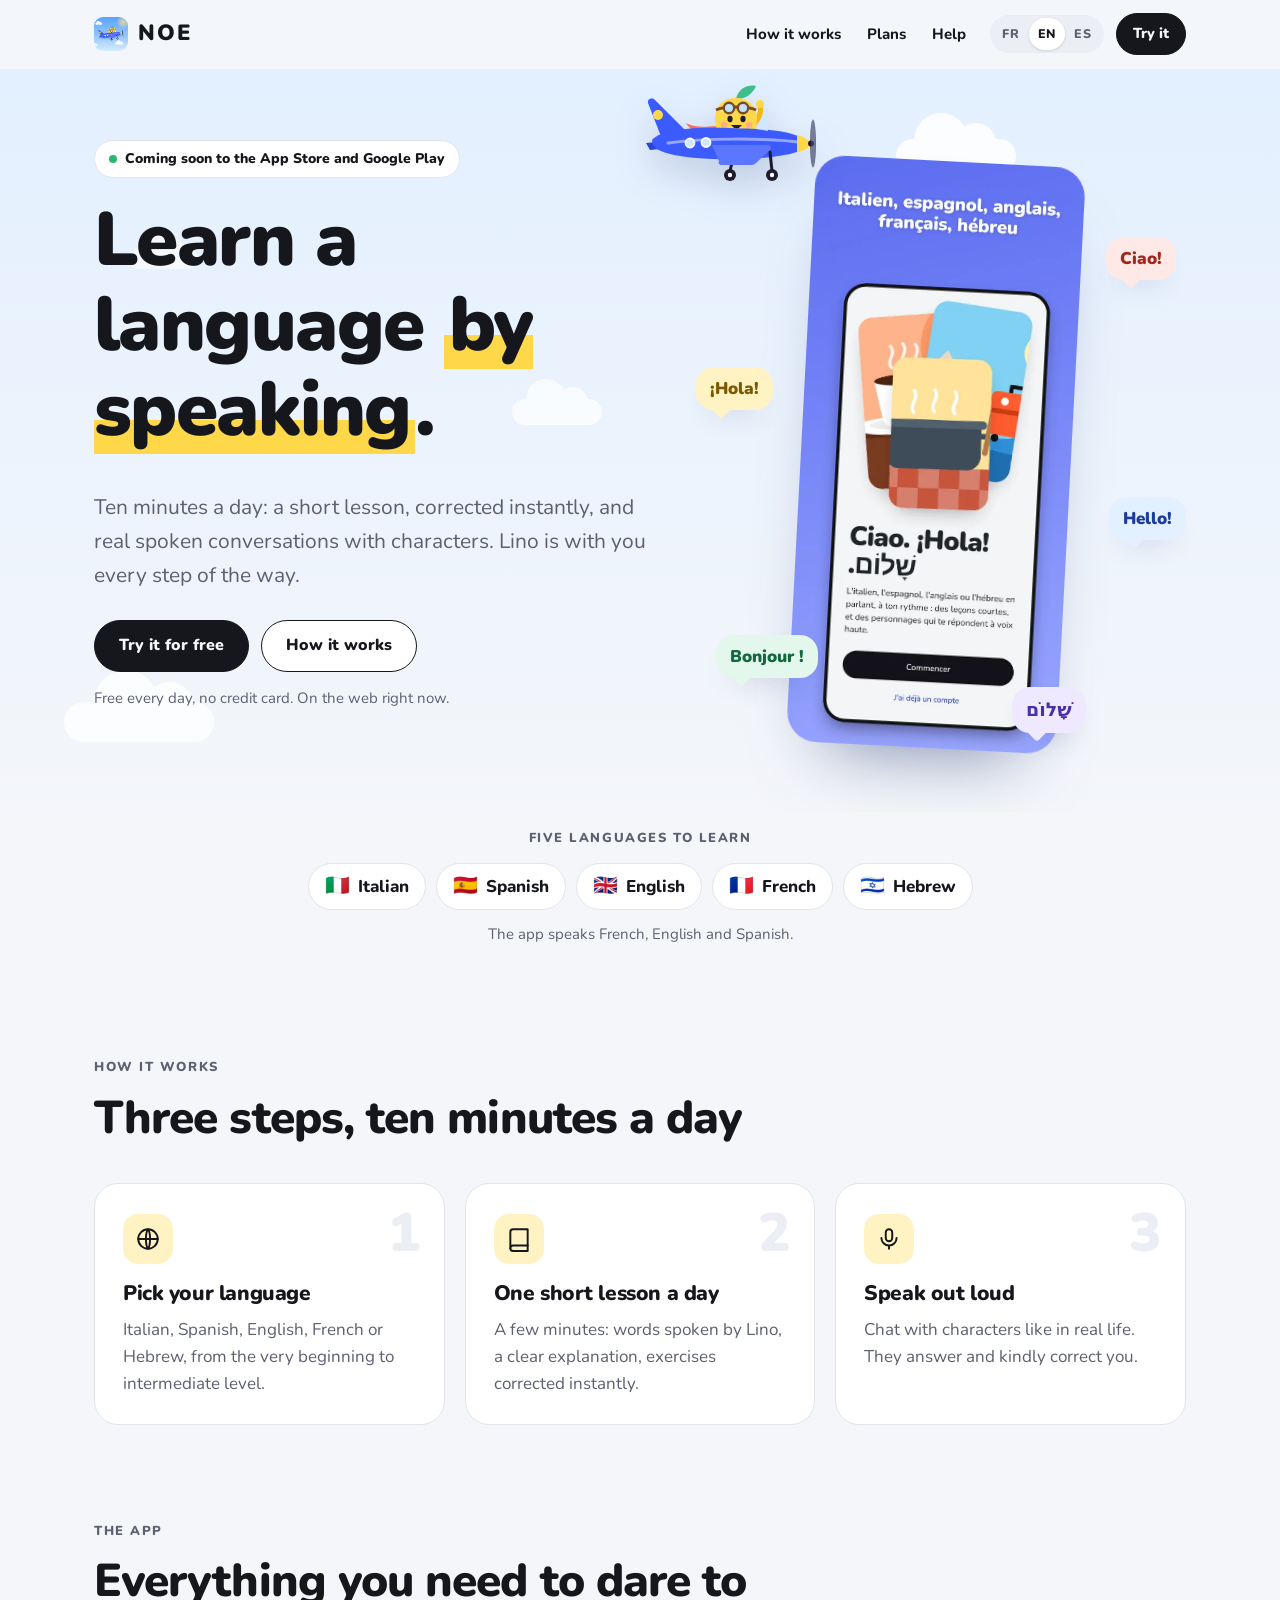
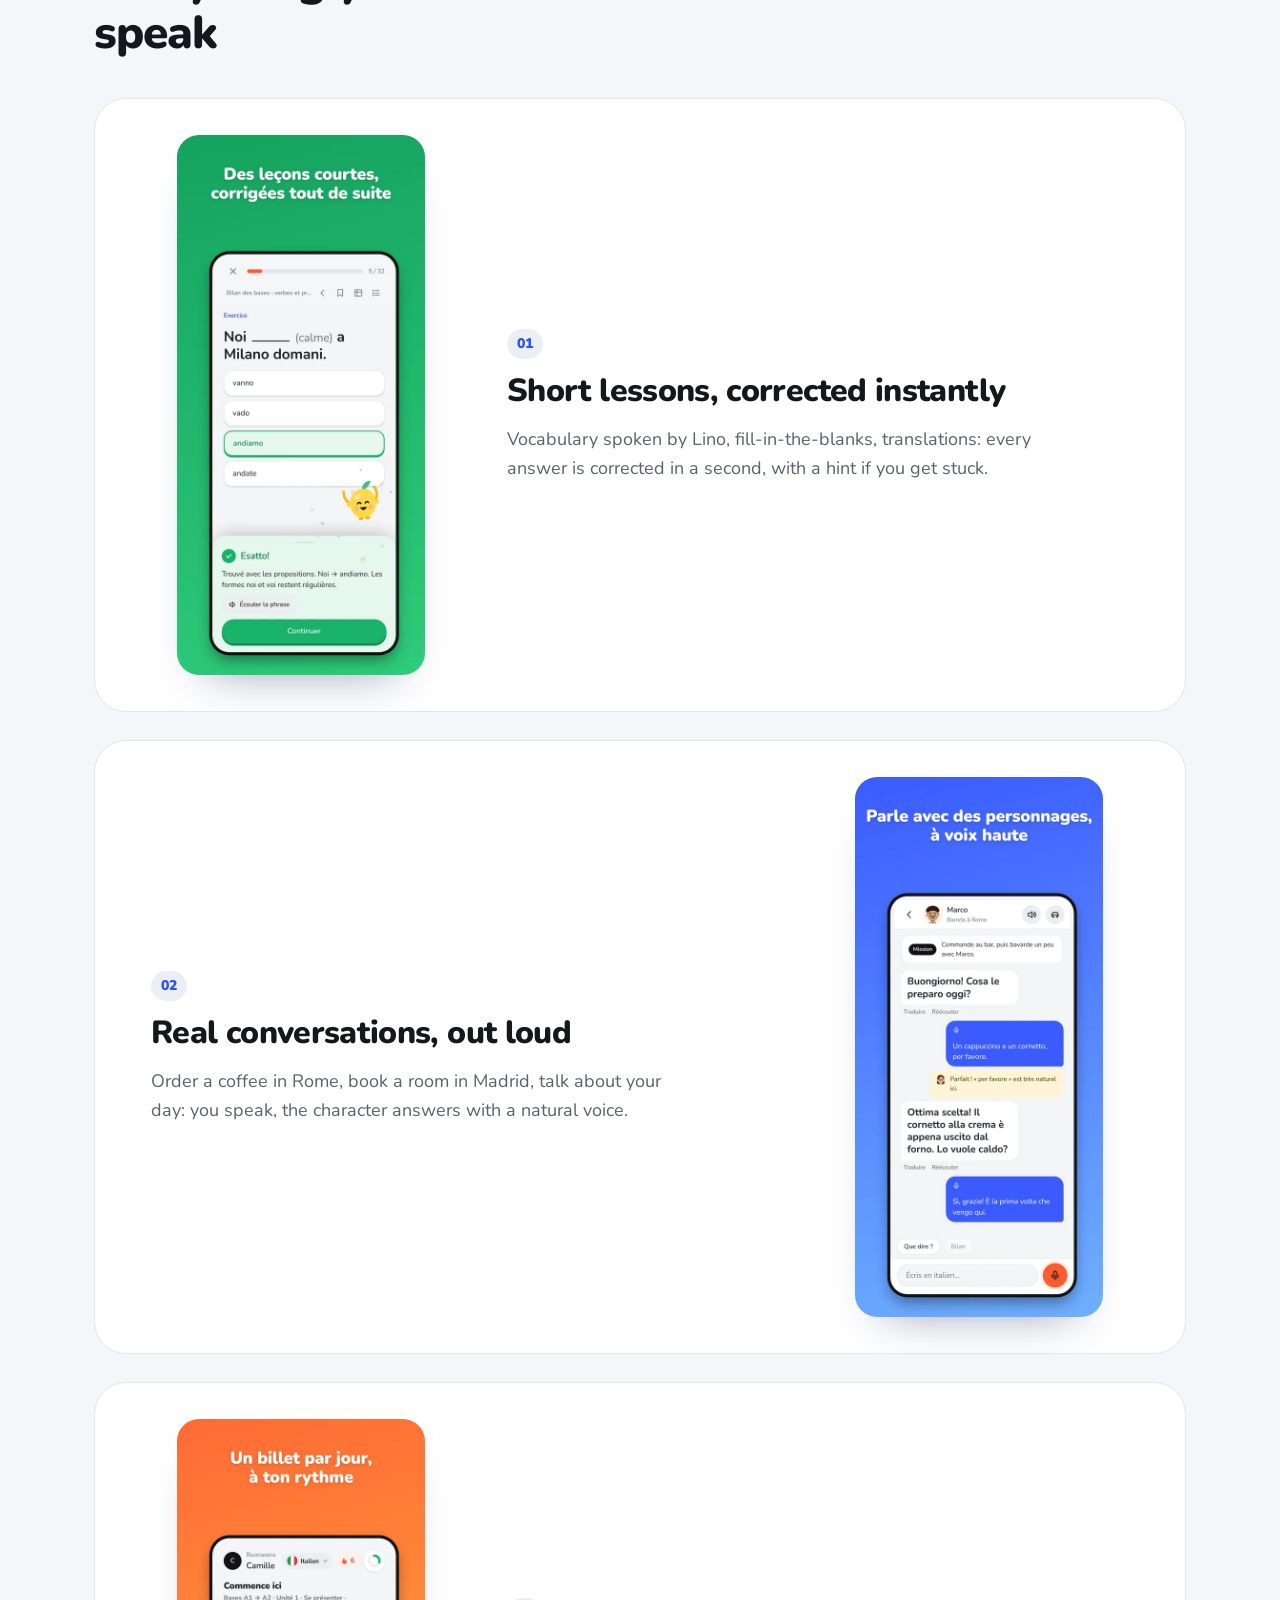
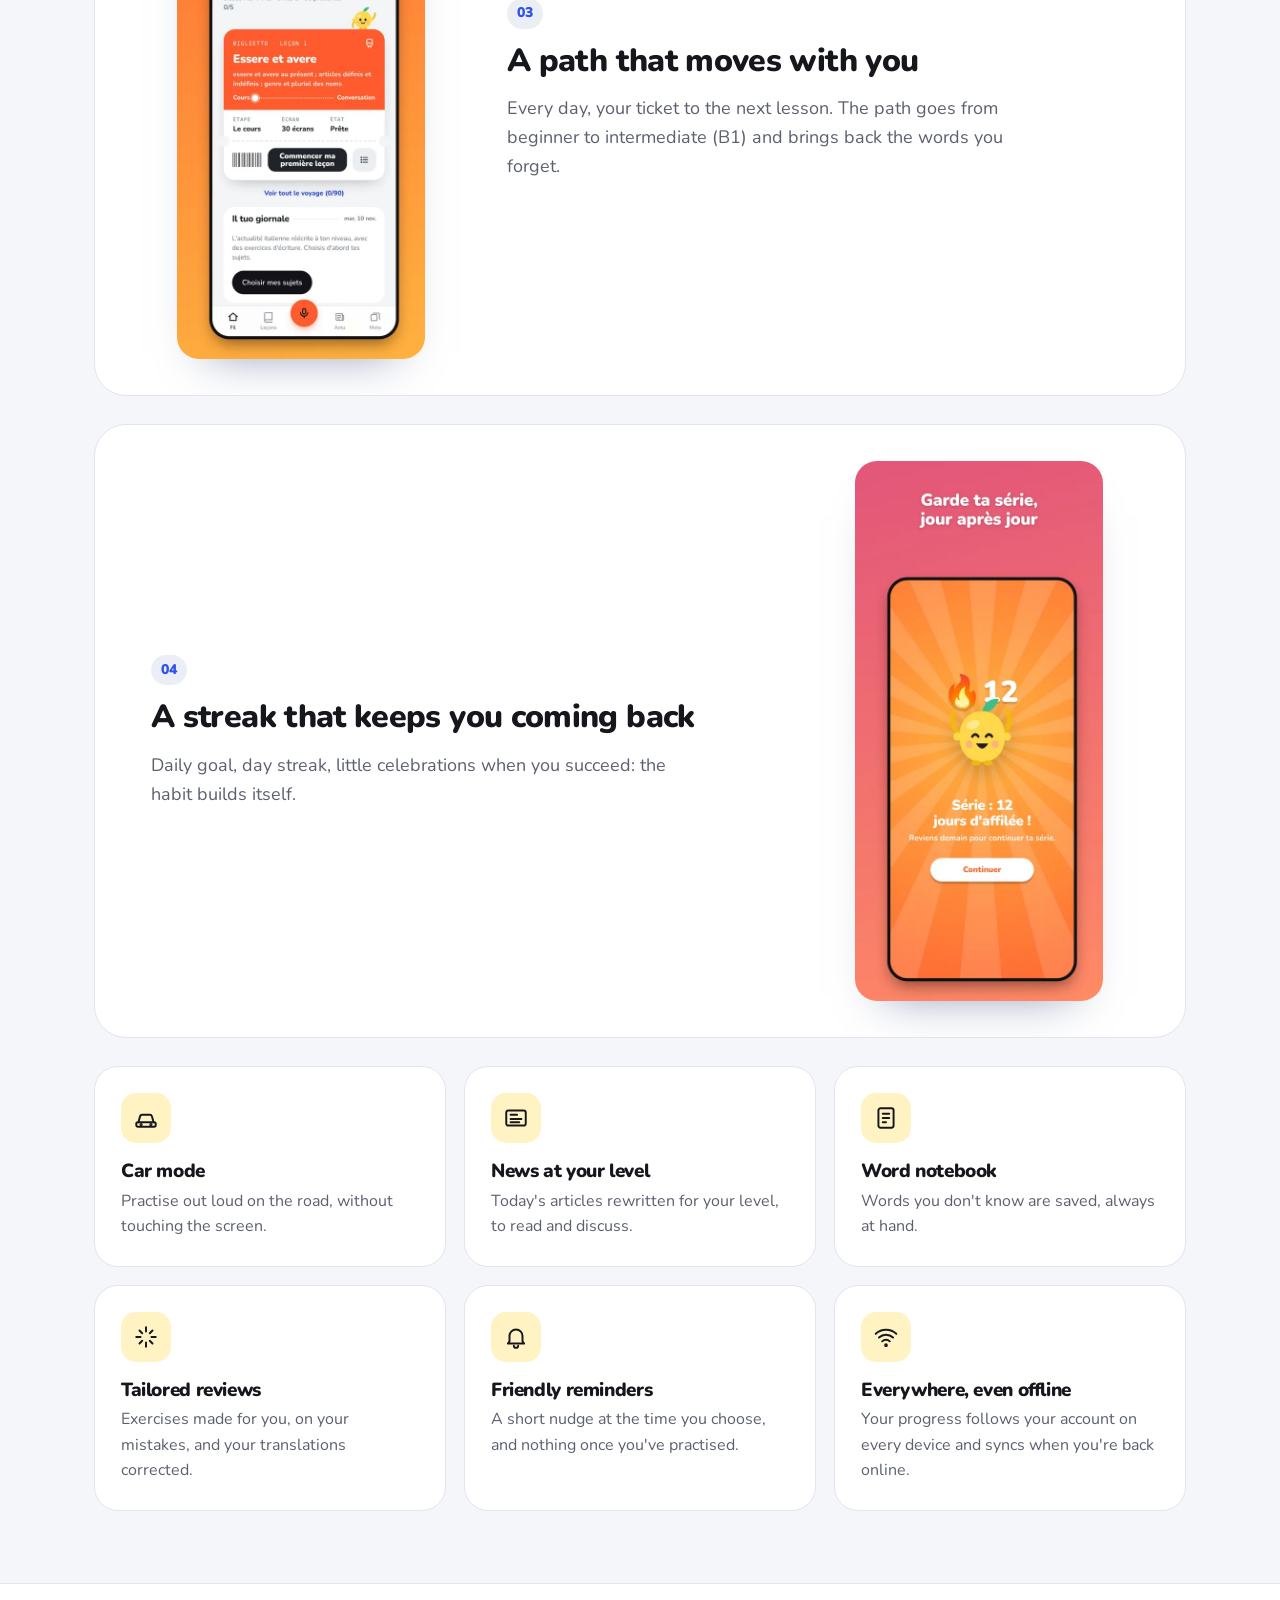
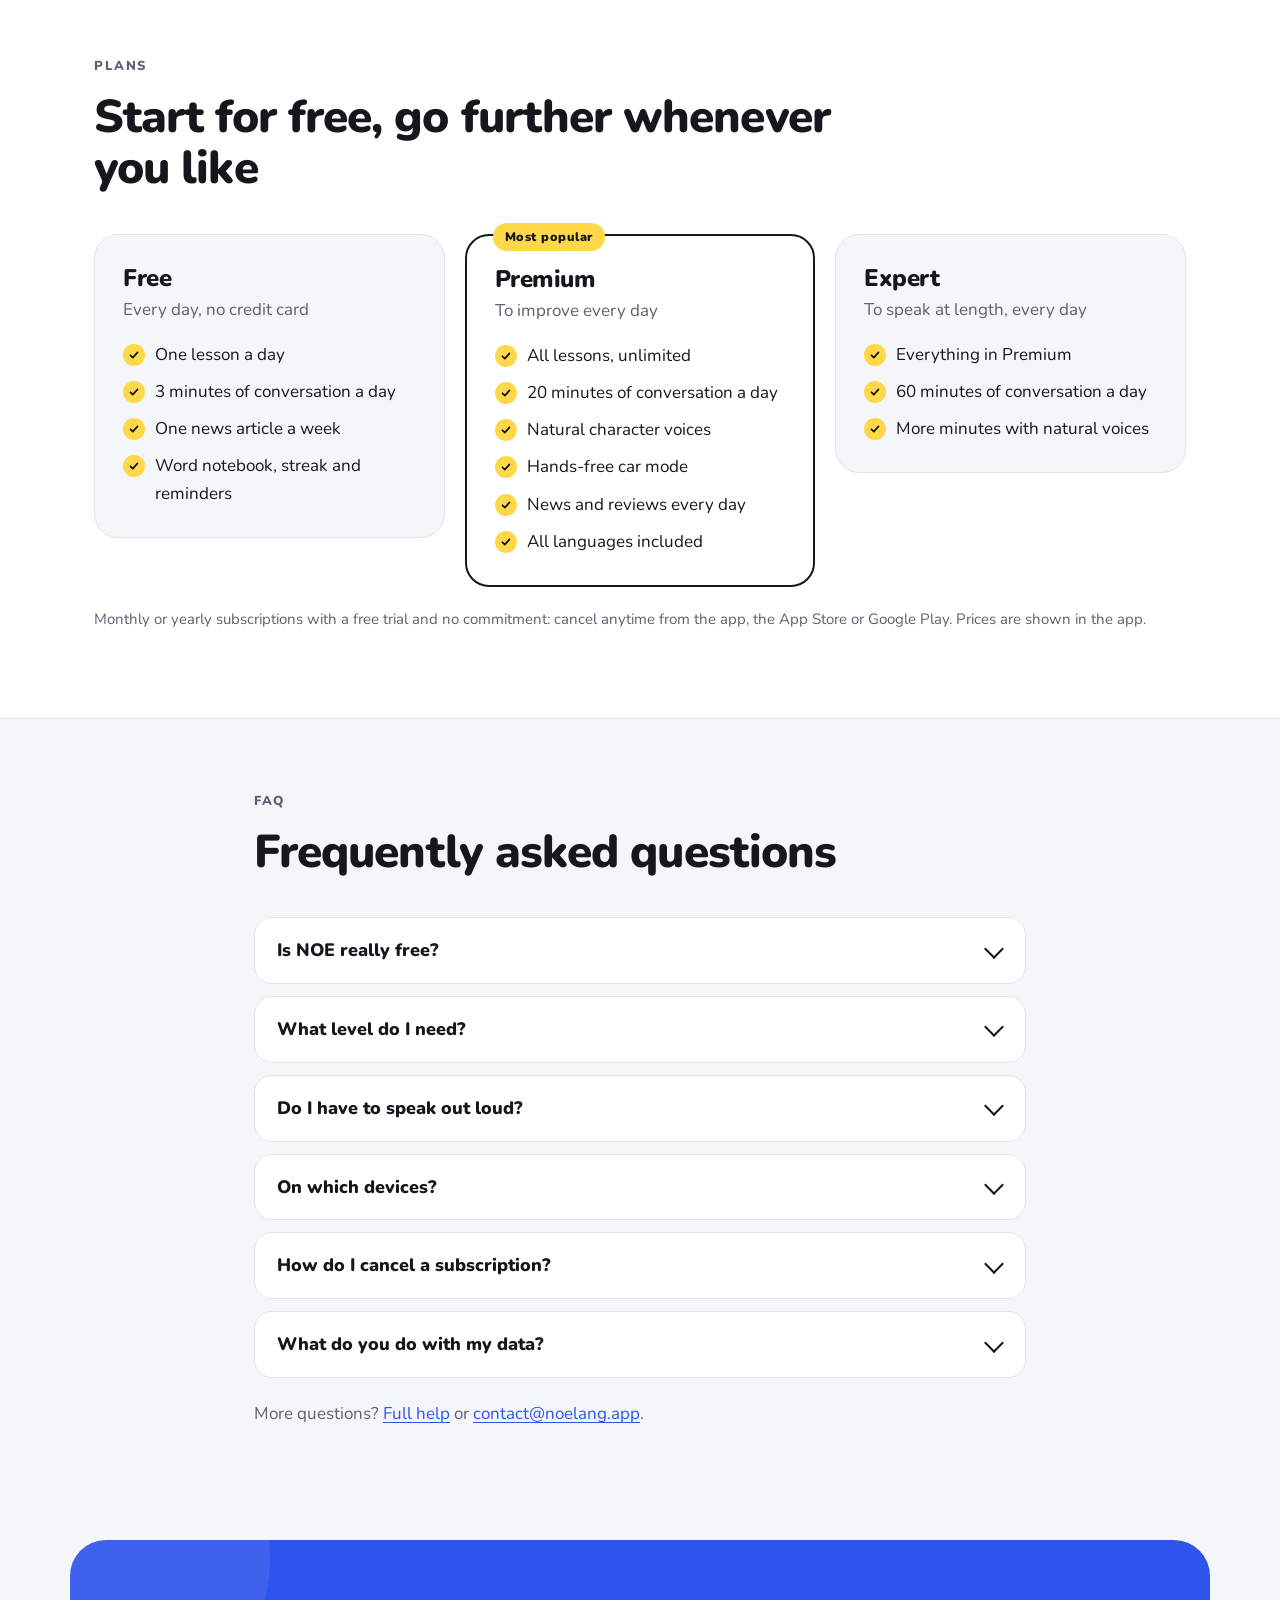
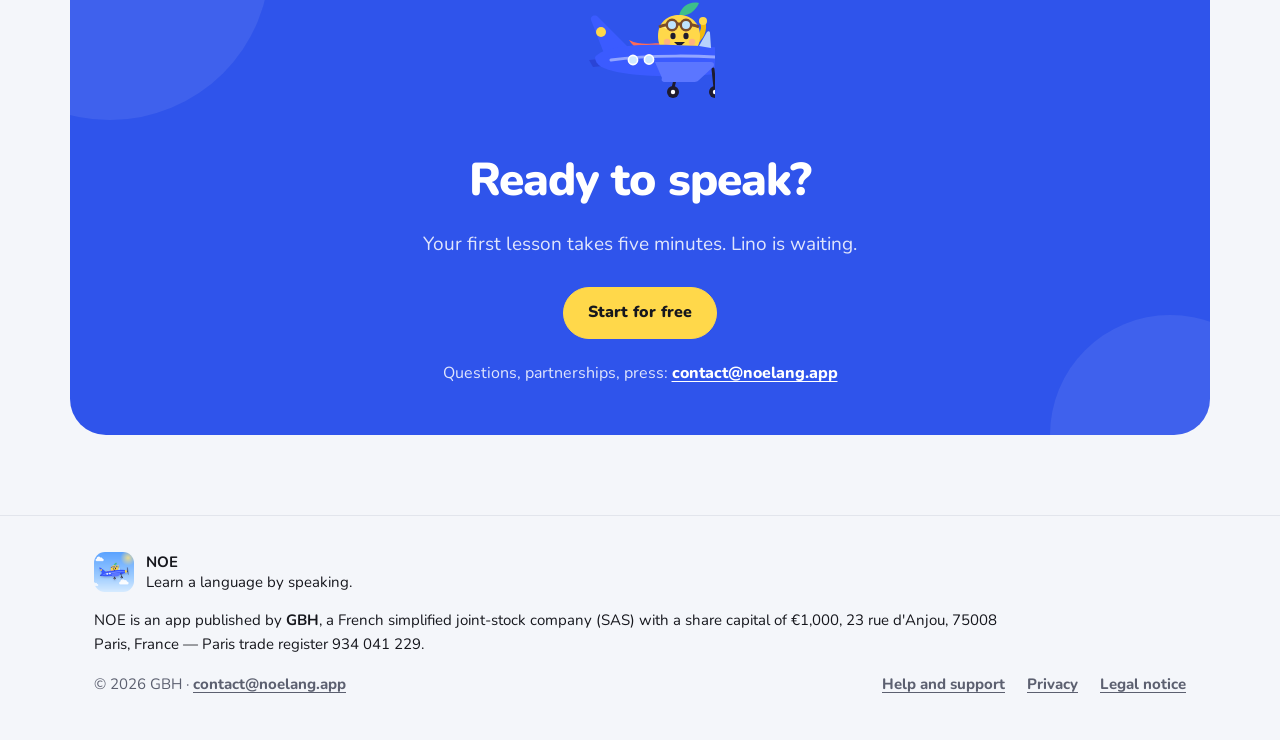
<file: index.html>
<!doctype html>
<html lang="fr">
<head>
<meta charset="utf-8">
<meta name="viewport" content="width=device-width, initial-scale=1, viewport-fit=cover">
<title>NOE — Apprends une langue en parlant</title>
<meta name="description" content="NOE : des leçons courtes corrigées tout de suite et de vraies conversations à voix haute. Italien, espagnol, anglais, français et hébreu. Gratuit chaque jour. Application éditée par GBH.">
<link rel="canonical" href="https://noelang.app/">
<meta property="og:type" content="website">
<meta property="og:site_name" content="NOE">
<meta property="og:title" content="NOE — Apprends une langue en parlant">
<meta property="og:description" content="NOE : des leçons courtes corrigées tout de suite et de vraies conversations à voix haute. Italien, espagnol, anglais, français et hébreu. Gratuit chaque jour. Application éditée par GBH.">
<meta property="og:url" content="https://noelang.app/">
<meta property="og:image" content="https://noelang.app/assets/noe-256.png">
<meta name="twitter:card" content="summary">
<meta name="theme-color" content="#EAF3FF" media="(prefers-color-scheme: light)">
<meta name="theme-color" content="#0E1016" media="(prefers-color-scheme: dark)">
<link rel="icon" href="assets/noe-64.png" type="image/png">
<link rel="apple-touch-icon" href="assets/noe-180.png">
<link rel="preload" href="fonts/nunito-latin-wght-normal.woff2" as="font" type="font/woff2" crossorigin>
<link rel="stylesheet" href="style.css">
<script type="application/ld+json">{"@context":"https://schema.org","@type":"MobileApplication","name":"NOE","url":"https://noelang.app/","applicationCategory":"EducationalApplication","operatingSystem":"iOS, Android, Web","inLanguage":["fr","en","es"],"offers":{"@type":"Offer","price":"0","priceCurrency":"EUR"},"publisher":{"@type":"Organization","name":"GBH","legalName":"GBH","email":"contact@noelang.app","vatID":"FR18934041229","address":{"@type":"PostalAddress","streetAddress":"23 rue d'Anjou","postalCode":"75008","addressLocality":"Paris","addressCountry":"FR"}}}</script>
<script>
/* Langue : #en ou #es dans l'adresse, sinon le dernier choix, sinon celle du navigateur (français par défaut). */
(function () { var d = document.documentElement, h = (location.hash.match(/^#(fr|en|es)$/) || [])[1], l = h || ""; try { l = l || localStorage.getItem("noe-lang") || ""; } catch (e) {}
  if (!l) { var n = (navigator.language || "fr").slice(0, 2).toLowerCase(); l = n === "fr" || n === "es" ? n : "en"; } d.lang = l; d.className = "js"; })();
</script>
</head>
<body>
<a class="skip" href="#main"><span data-l="fr">Aller au contenu</span><span data-l="en">Skip to content</span><span data-l="es">Ir al contenido</span></a>
<header class="top" id="top">
  <div class="wrap">
    <a class="logo" href="./" aria-label="NOE"><img src="assets/noe-64.png" width="34" height="34" alt="">NOE</a>
    <nav class="nav" aria-label="Navigation">
      <a class="opt" href="./#comment"><span data-l="fr">Comment ça marche</span><span data-l="en">How it works</span><span data-l="es">Cómo funciona</span></a>
      <a class="opt" href="./#formules"><span data-l="fr">Formules</span><span data-l="en">Plans</span><span data-l="es">Planes</span></a>
      <a class="opt" href="aide.html"><span data-l="fr">Aide</span><span data-l="en">Help</span><span data-l="es">Ayuda</span></a>
    </nav>
    <div class="langs-switch" role="group" aria-label="Langue · Language · Idioma">
      <button type="button" data-set="fr" lang="fr">FR</button><button type="button" data-set="en" lang="en">EN</button><button type="button" data-set="es" lang="es">ES</button>
    </div>
    <a class="btn primary sm try" href="https://gab728.github.io/Italiano-passo-passo/"><span data-l="fr">Essayer</span><span data-l="en">Try it</span><span data-l="es">Probar</span></a>
  </div>
</header>
<main id="main">

<section class="hero" aria-labelledby="h1">
  <div class="sky" aria-hidden="true"><i class="cloud c1"></i><i class="cloud c2"></i><i class="cloud c3"></i><i class="cloud c4"></i></div>
  <div class="wrap">
    <div class="hero-text">
      <div class="badge rise" style="--d:0s"><span data-l="fr">Bientôt sur l'App Store et Google Play</span><span data-l="en">Coming soon to the App Store and Google Play</span><span data-l="es">Pronto en App Store y Google Play</span></div>
      <h1 id="h1" class="rise" style="--d:.08s"><span data-l="fr">Apprends une langue <span class="hl">en parlant</span>.</span><span data-l="en">Learn a language <span class="hl">by speaking</span>.</span><span data-l="es">Aprende un idioma <span class="hl">hablando</span>.</span></h1>
      <p class="lead rise" style="--d:.16s"><span data-l="fr">Dix minutes par jour : une leçon courte, corrigée tout de suite, et de vraies conversations à voix haute avec des personnages. Lino t'accompagne à chaque étape.</span><span data-l="en">Ten minutes a day: a short lesson, corrected instantly, and real spoken conversations with characters. Lino is with you every step of the way.</span><span data-l="es">Diez minutos al día: una lección corta, corregida al instante, y conversaciones reales en voz alta con personajes. Lino te acompaña en cada paso.</span></p>
      <div class="cta rise" style="--d:.24s">
        <a class="btn primary" href="https://gab728.github.io/Italiano-passo-passo/"><span data-l="fr">Essayer gratuitement</span><span data-l="en">Try it for free</span><span data-l="es">Probar gratis</span></a>
        <a class="btn" href="#comment"><span data-l="fr">Comment ça marche</span><span data-l="en">How it works</span><span data-l="es">Cómo funciona</span></a>
      </div>
      <p class="small muted rise" style="--d:.32s"><span data-l="fr">Gratuit chaque jour, sans carte bancaire. Sur le web dès maintenant.</span><span data-l="en">Free every day, no credit card. On the web right now.</span><span data-l="es">Gratis cada día, sin tarjeta. Ya disponible en la web.</span></p>
    </div>
    <div class="hero-art">
      <div class="plane-wrap"><div class="plane"><svg class="lp-svg" role="img" viewBox="0 0 220 124" aria-label="Lino, la mascotte de NOE, dans son avion" focusable="false">
  <!-- Écharpe de Lino, qui flotte au vent -->
  <path class="lp-scarf" d="M104 51 C92 46 80 54 64 46 C70 56 82 60 96 58 L104 57 Z" fill="#FF6B57"/>
  <path class="lp-scarf2" d="M100 55 C90 58 80 64 70 62 C78 68 90 66 100 60 Z" fill="#E2557A"/>
  <!-- Aile du fond -->
  <path d="M104 62 L136 62 L124 44 C122 42 118 42 116 44 Z" fill="#2A44D6"/>
  <!-- Lino, le citron pilote -->
  <g class="lp-pilot">
    <path d="M114 22 C116 12 125 7 134 9 C130 18 123 22 114 22 Z" fill="#3DBE8B"/>
    <path class="lp-arm" d="M128 50 C136 44 140 36 138 28" stroke="#F2B90F" stroke-width="5" fill="none" stroke-linecap="round"/>
    <circle class="lp-arm" cx="138" cy="27" r="4" fill="#FFD84A"/>
    <path d="M93 42 C93 28 103 21 114 21 C125 21 135 28 135 42 C135 56 125 63 114 63 C103 63 93 56 93 42 Z" fill="#FFD84A"/>
    <ellipse cx="104" cy="31" rx="6" ry="3.4" fill="#FFE98C" transform="rotate(-20 104 31)"/>
    <path d="M94 33 C102 29 126 29 134 33" stroke="#7A4B2A" stroke-width="3" fill="none"/>
    <circle cx="107" cy="31" r="5.2" fill="#BFE3FF" stroke="#7A4B2A" stroke-width="2.4"/>
    <circle cx="121" cy="31" r="5.2" fill="#BFE3FF" stroke="#7A4B2A" stroke-width="2.4"/>
    <ellipse class="lp-blink" cx="108" cy="42" rx="2.6" ry="3.3" fill="#1E1B2E"/>
    <ellipse class="lp-blink" cx="121" cy="42" rx="2.6" ry="3.3" fill="#1E1B2E"/>
    <circle cx="102" cy="48" r="3.2" fill="#FFA98A" opacity=".8"/>
    <circle cx="127" cy="48" r="3.2" fill="#FFA98A" opacity=".8"/>
    <path d="M109 48 Q114.5 55 120 48 Z" fill="#1E1B2E"/>
  </g>
  <!-- Queue -->
  <path d="M40 62 L26 26 C25 22 30 20 33 23 L64 54 Z" fill="#3B5BFF"/>
  <circle cx="36" cy="38" r="5" fill="#FFD84A"/>
  <path d="M24 66 L54 63 L58 70 L28 73 Z" fill="#2A44D6"/>
  <!-- Fuselage -->
  <path d="M30 63 C40 52 70 50 108 51 C140 52 164 53 178 60 C185 64 184 72 175 75 C150 83 90 85 52 78 C38 75 30 71 30 63 Z" fill="#3B5BFF"/>
  <path d="M46 66 C82 61 140 61 176 65" stroke="#fff" stroke-opacity=".45" stroke-width="3" fill="none" stroke-linecap="round"/>
  <circle cx="68" cy="66" r="4.6" fill="#CFE8FF" stroke="#fff" stroke-width="1.6"/>
  <circle cx="84" cy="65.5" r="4.6" fill="#CFE8FF" stroke="#fff" stroke-width="1.6"/>
  <path d="M134 52 L142 38 C143 37 145 37 145 39 L146 54 Z" fill="#CFE8FF" opacity=".85"/>
  <!-- Aile de devant et roues -->
  <path d="M112 77 L108 94" stroke="#1E1B2E" stroke-width="3" stroke-linecap="round"/>
  <path d="M148 75 L150 94" stroke="#1E1B2E" stroke-width="3" stroke-linecap="round"/>
  <circle cx="108" cy="98" r="6" fill="#1E1B2E"/><circle cx="108" cy="98" r="2.2" fill="#fff"/>
  <circle cx="150" cy="98" r="6" fill="#1E1B2E"/><circle cx="150" cy="98" r="2.2" fill="#fff"/>
  <path d="M90 68 L146 68 C149 68 150 71 148 73 L134 86 C132 88 130 88 128 88 L100 88 C97 88 96 86 97 84 Z" fill="#5B76FF"/>
  <!-- Nez et hélice -->
  <path d="M175 58 C183 60 188 64 188 67 C188 70 183 74 175 75 Z" fill="#FFD84A"/>
  <circle cx="189" cy="66.5" r="3" fill="#1E1B2E"/>
  <ellipse class="lp-prop" cx="191" cy="66.5" rx="3" ry="24" fill="#1E1B2E" opacity=".6"/>
  <ellipse cx="191" cy="66.5" rx="2" ry="24" fill="#9AA6FF" opacity=".22"/>
</svg></div></div>
      <div class="phone"><picture><source srcset="assets/noe-5.webp" type="image/webp"><img src="assets/noe-5.jpg" width="520" height="1130" decoding="async" alt="NOE : italien, espagnol, anglais, français et hébreu" fetchpriority="high"></picture></div>
      <span class="hello h1" lang="it" aria-hidden="true">Ciao!</span><span class="hello h2" lang="es" aria-hidden="true">¡Hola!</span><span class="hello h3" lang="en" aria-hidden="true">Hello!</span><span class="hello h4" lang="fr" aria-hidden="true">Bonjour !</span><span class="hello h5" lang="he" aria-hidden="true">שָׁלוֹם</span>
    </div>
  </div>
</section>

<section class="langs" aria-label="Langues">
  <div class="wrap" data-r>
    <p class="eyebrow"><span data-l="fr">Cinq langues à apprendre</span><span data-l="en">Five languages to learn</span><span data-l="es">Cinco idiomas para aprender</span></p>
    <ul><li style="--i:0"><span aria-hidden="true">🇮🇹</span><span data-l="fr">Italien</span><span data-l="en">Italian</span><span data-l="es">Italiano</span></li><li style="--i:1"><span aria-hidden="true">🇪🇸</span><span data-l="fr">Espagnol</span><span data-l="en">Spanish</span><span data-l="es">Español</span></li><li style="--i:2"><span aria-hidden="true">🇬🇧</span><span data-l="fr">Anglais</span><span data-l="en">English</span><span data-l="es">Inglés</span></li><li style="--i:3"><span aria-hidden="true">🇫🇷</span><span data-l="fr">Français</span><span data-l="en">French</span><span data-l="es">Francés</span></li><li style="--i:4"><span aria-hidden="true">🇮🇱</span><span data-l="fr">Hébreu</span><span data-l="en">Hebrew</span><span data-l="es">Hebreo</span></li></ul>
    <p class="muted small"><span data-l="fr">L'application parle français, anglais et espagnol.</span><span data-l="en">The app speaks French, English and Spanish.</span><span data-l="es">La app está en francés, inglés y español.</span></p>
  </div>
</section>

<section id="comment" aria-labelledby="h-how">
  <div class="wrap">
    <div class="section-head" data-r>
      <p class="eyebrow"><span data-l="fr">Comment ça marche</span><span data-l="en">How it works</span><span data-l="es">Cómo funciona</span></p>
      <h2 id="h-how"><span data-l="fr">Trois étapes, dix minutes par jour</span><span data-l="en">Three steps, ten minutes a day</span><span data-l="es">Tres pasos, diez minutos al día</span></h2>
    </div>
    <ol class="steps">
      <li class="step" data-r style="--d:0s"><span class="step-n">1</span><div class="ico"><svg viewBox="0 0 24 24" aria-hidden="true"><circle cx="12" cy="12" r="9"/><path d="M3 12h18M12 3c2.5 3 2.5 15 0 18M12 3c-2.5 3-2.5 15 0 18"/></svg></div><h3><span data-l="fr">Choisis ta langue</span><span data-l="en">Pick your language</span><span data-l="es">Elige tu idioma</span></h3><p><span data-l="fr">Italien, espagnol, anglais, français ou hébreu, du tout début jusqu'au niveau intermédiaire.</span><span data-l="en">Italian, Spanish, English, French or Hebrew, from the very beginning to intermediate level.</span><span data-l="es">Italiano, español, inglés, francés o hebreo, desde cero hasta nivel intermedio.</span></p></li>
      <li class="step" data-r style="--d:0.1s"><span class="step-n">2</span><div class="ico"><svg viewBox="0 0 24 24" aria-hidden="true"><path d="M4 5.5A2.5 2.5 0 0 1 6.5 3H20v15H6.5A2.5 2.5 0 0 0 4 20.5z"/><path d="M4 20.5A2.5 2.5 0 0 0 6.5 23H20v-5"/></svg></div><h3><span data-l="fr">Une leçon courte par jour</span><span data-l="en">One short lesson a day</span><span data-l="es">Una lección corta al día</span></h3><p><span data-l="fr">Quelques minutes : les mots dits par Lino, une explication claire, des exercices corrigés tout de suite.</span><span data-l="en">A few minutes: words spoken by Lino, a clear explanation, exercises corrected instantly.</span><span data-l="es">Unos minutos: palabras dichas por Lino, una explicación clara, ejercicios corregidos al instante.</span></p></li>
      <li class="step" data-r style="--d:0.2s"><span class="step-n">3</span><div class="ico"><svg viewBox="0 0 24 24" aria-hidden="true"><rect x="9" y="3" width="6" height="11" rx="3"/><path d="M5 11a7 7 0 0 0 14 0M12 18v3"/></svg></div><h3><span data-l="fr">Parle à voix haute</span><span data-l="en">Speak out loud</span><span data-l="es">Habla en voz alta</span></h3><p><span data-l="fr">Discute avec des personnages comme dans la vraie vie. Ils te répondent et te corrigent avec bienveillance.</span><span data-l="en">Chat with characters like in real life. They answer and kindly correct you.</span><span data-l="es">Conversa con personajes como en la vida real. Te responden y te corrigen con amabilidad.</span></p></li>
    </ol>
  </div>
</section>

<section id="fonctionnalites" class="feat-sec" aria-labelledby="h-feat">
  <div class="wrap">
    <div class="section-head" data-r>
      <p class="eyebrow"><span data-l="fr">L'app</span><span data-l="en">The app</span><span data-l="es">La app</span></p>
      <h2 id="h-feat"><span data-l="fr">Tout pour oser parler</span><span data-l="en">Everything you need to dare to speak</span><span data-l="es">Todo para atreverte a hablar</span></h2>
    </div>
    <div class="features">
      <article class="feature" data-r>
        <div class="feature-shot"><picture><source srcset="assets/noe-2.webp" type="image/webp"><img src="assets/noe-2.jpg" width="520" height="1130" decoding="async" alt="NOE : Des leçons courtes, corrigées tout de suite" loading="lazy"></picture></div>
        <div class="feature-text"><span class="num">01</span><h3><span data-l="fr">Des leçons courtes, corrigées tout de suite</span><span data-l="en">Short lessons, corrected instantly</span><span data-l="es">Lecciones cortas, corregidas al instante</span></h3><p><span data-l="fr">Vocabulaire dit par Lino, phrases à trous, traductions : chaque réponse est corrigée à la seconde, avec un indice si tu bloques.</span><span data-l="en">Vocabulary spoken by Lino, fill-in-the-blanks, translations: every answer is corrected in a second, with a hint if you get stuck.</span><span data-l="es">Vocabulario dicho por Lino, frases para completar, traducciones: cada respuesta se corrige al momento, con una pista si te atascas.</span></p></div>
      </article>
      <article class="feature rev" data-r>
        <div class="feature-shot"><picture><source srcset="assets/noe-1.webp" type="image/webp"><img src="assets/noe-1.jpg" width="520" height="1130" decoding="async" alt="NOE : De vraies conversations, à voix haute" loading="lazy"></picture></div>
        <div class="feature-text"><span class="num">02</span><h3><span data-l="fr">De vraies conversations, à voix haute</span><span data-l="en">Real conversations, out loud</span><span data-l="es">Conversaciones reales, en voz alta</span></h3><p><span data-l="fr">Commander un café à Rome, réserver une chambre à Madrid, parler de ta journée : tu parles, le personnage te répond avec une voix naturelle.</span><span data-l="en">Order a coffee in Rome, book a room in Madrid, talk about your day: you speak, the character answers with a natural voice.</span><span data-l="es">Pedir un café en Roma, reservar una habitación en Madrid, hablar de tu día: tú hablas y el personaje responde con una voz natural.</span></p></div>
      </article>
      <article class="feature" data-r>
        <div class="feature-shot"><picture><source srcset="assets/noe-3.webp" type="image/webp"><img src="assets/noe-3.jpg" width="520" height="1130" decoding="async" alt="NOE : Un parcours qui avance avec toi" loading="lazy"></picture></div>
        <div class="feature-text"><span class="num">03</span><h3><span data-l="fr">Un parcours qui avance avec toi</span><span data-l="en">A path that moves with you</span><span data-l="es">Un recorrido que avanza contigo</span></h3><p><span data-l="fr">Chaque jour, ton billet pour la leçon suivante. Le parcours va du débutant à l'intermédiaire (B1) et revient sur les mots que tu oublies.</span><span data-l="en">Every day, your ticket to the next lesson. The path goes from beginner to intermediate (B1) and brings back the words you forget.</span><span data-l="es">Cada día, tu billete para la siguiente lección. El recorrido va de principiante a intermedio (B1) y repasa las palabras que olvidas.</span></p></div>
      </article>
      <article class="feature rev" data-r>
        <div class="feature-shot"><picture><source srcset="assets/noe-4.webp" type="image/webp"><img src="assets/noe-4.jpg" width="520" height="1130" decoding="async" alt="NOE : Une série qui donne envie de revenir" loading="lazy"></picture></div>
        <div class="feature-text"><span class="num">04</span><h3><span data-l="fr">Une série qui donne envie de revenir</span><span data-l="en">A streak that keeps you coming back</span><span data-l="es">Una racha que da ganas de volver</span></h3><p><span data-l="fr">Objectif du jour, série de jours d'affilée, petites fêtes quand tu réussis : l'habitude s'installe sans effort.</span><span data-l="en">Daily goal, day streak, little celebrations when you succeed: the habit builds itself.</span><span data-l="es">Objetivo del día, racha de días seguidos, pequeñas celebraciones cuando aciertas: el hábito se crea sin esfuerzo.</span></p></div>
      </article>
    </div>
    <div class="extras">
      <article class="extra" data-r style="--d:0s"><div class="ico"><svg viewBox="0 0 24 24" aria-hidden="true"><path d="M5 16l1.5-5.5A2 2 0 0 1 8.4 9h7.2a2 2 0 0 1 1.9 1.5L19 16"/><rect x="3" y="16" width="18" height="4" rx="1.5"/><circle cx="7.5" cy="18" r=".6"/><circle cx="16.5" cy="18" r=".6"/></svg></div><h3><span data-l="fr">Mode voiture</span><span data-l="en">Car mode</span><span data-l="es">Modo coche</span></h3><p><span data-l="fr">Révise à voix haute pendant tes trajets, sans toucher l'écran.</span><span data-l="en">Practise out loud on the road, without touching the screen.</span><span data-l="es">Repasa en voz alta durante tus trayectos, sin tocar la pantalla.</span></p></article>
      <article class="extra" data-r style="--d:0.08s"><div class="ico"><svg viewBox="0 0 24 24" aria-hidden="true"><rect x="3" y="5" width="18" height="14" rx="2"/><path d="M7 9h6M7 13h10M7 16h8"/></svg></div><h3><span data-l="fr">L'actualité à ton niveau</span><span data-l="en">News at your level</span><span data-l="es">Noticias a tu nivel</span></h3><p><span data-l="fr">Des articles du jour réécrits pour ton niveau, à lire et à commenter.</span><span data-l="en">Today's articles rewritten for your level, to read and discuss.</span><span data-l="es">Artículos del día reescritos para tu nivel, para leer y comentar.</span></p></article>
      <article class="extra" data-r style="--d:0.16s"><div class="ico"><svg viewBox="0 0 24 24" aria-hidden="true"><rect x="5" y="3" width="14" height="18" rx="2"/><path d="M9 8h6M9 12h6M9 16h3"/></svg></div><h3><span data-l="fr">Carnet de mots</span><span data-l="en">Word notebook</span><span data-l="es">Cuaderno de palabras</span></h3><p><span data-l="fr">Les mots que tu ne connais pas sont gardés, toujours sous la main.</span><span data-l="en">Words you don't know are saved, always at hand.</span><span data-l="es">Las palabras que no conoces se guardan, siempre a mano.</span></p></article>
      <article class="extra" data-r style="--d:0s"><div class="ico"><svg viewBox="0 0 24 24" aria-hidden="true"><path d="M12 3v4M12 17v4M3 12h4M17 12h4M6 6l2.5 2.5M15.5 15.5L18 18M18 6l-2.5 2.5M8.5 15.5L6 18"/></svg></div><h3><span data-l="fr">Révisions sur mesure</span><span data-l="en">Tailored reviews</span><span data-l="es">Repasos a medida</span></h3><p><span data-l="fr">Des exercices faits pour toi, sur tes erreurs, et tes traductions corrigées.</span><span data-l="en">Exercises made for you, on your mistakes, and your translations corrected.</span><span data-l="es">Ejercicios hechos para ti, sobre tus errores, y tus traducciones corregidas.</span></p></article>
      <article class="extra" data-r style="--d:0.08s"><div class="ico"><svg viewBox="0 0 24 24" aria-hidden="true"><path d="M6 16V11a6 6 0 0 1 12 0v5l1.5 2h-15z"/><path d="M10 20a2 2 0 0 0 4 0"/></svg></div><h3><span data-l="fr">Rappels sympas</span><span data-l="en">Friendly reminders</span><span data-l="es">Recordatorios simpáticos</span></h3><p><span data-l="fr">Un petit mot à l'heure que tu choisis, et rien dès que tu t'es entraîné.</span><span data-l="en">A short nudge at the time you choose, and nothing once you've practised.</span><span data-l="es">Un mensajito a la hora que elijas, y nada si ya has practicado.</span></p></article>
      <article class="extra" data-r style="--d:0.16s"><div class="ico"><svg viewBox="0 0 24 24" aria-hidden="true"><path d="M2.5 9a14 14 0 0 1 19 0M5.5 12.5a9.5 9.5 0 0 1 13 0M8.5 16a5 5 0 0 1 7 0"/><circle cx="12" cy="19.5" r=".8"/></svg></div><h3><span data-l="fr">Partout, même hors ligne</span><span data-l="en">Everywhere, even offline</span><span data-l="es">En todas partes, incluso sin conexión</span></h3><p><span data-l="fr">Ta progression suit ton compte sur tous tes appareils et se synchronise au retour du réseau.</span><span data-l="en">Your progress follows your account on every device and syncs when you're back online.</span><span data-l="es">Tu progreso te sigue en todos tus dispositivos y se sincroniza al volver la conexión.</span></p></article>
    </div>
  </div>
</section>

<section class="plans-wrap" id="formules" aria-labelledby="h-plans">
  <div class="wrap">
    <div class="section-head" data-r>
      <p class="eyebrow"><span data-l="fr">Formules</span><span data-l="en">Plans</span><span data-l="es">Planes</span></p>
      <h2 id="h-plans"><span data-l="fr">Commence gratuitement, va plus loin quand tu veux</span><span data-l="en">Start for free, go further whenever you like</span><span data-l="es">Empieza gratis y llega más lejos cuando quieras</span></h2>
    </div>
    <div class="plans">
      <article class="plan" data-r style="--d:0s">
        
        <h3><span data-l="fr">Gratuit</span><span data-l="en">Free</span><span data-l="es">Gratis</span></h3><p class="muted"><span data-l="fr">Chaque jour, sans carte bancaire</span><span data-l="en">Every day, no credit card</span><span data-l="es">Cada día, sin tarjeta</span></p>
        <ul class="ticks"><li><span data-l="fr">Une leçon par jour</span><span data-l="en">One lesson a day</span><span data-l="es">Una lección al día</span></li><li><span data-l="fr">3 minutes de conversation par jour</span><span data-l="en">3 minutes of conversation a day</span><span data-l="es">3 minutos de conversación al día</span></li><li><span data-l="fr">Un article d'actualité par semaine</span><span data-l="en">One news article a week</span><span data-l="es">Un artículo de actualidad por semana</span></li><li><span data-l="fr">Carnet de mots, série et rappels</span><span data-l="en">Word notebook, streak and reminders</span><span data-l="es">Cuaderno, racha y recordatorios</span></li></ul>
      </article>
      <article class="plan star" data-r style="--d:0.1s">
        <span class="plan-tag"><span data-l="fr">Le plus choisi</span><span data-l="en">Most popular</span><span data-l="es">El más elegido</span></span>
        <h3><span data-l="fr">Premium</span><span data-l="en">Premium</span><span data-l="es">Premium</span></h3><p class="muted"><span data-l="fr">Pour progresser tous les jours</span><span data-l="en">To improve every day</span><span data-l="es">Para progresar cada día</span></p>
        <ul class="ticks"><li><span data-l="fr">Toutes les leçons, sans limite</span><span data-l="en">All lessons, unlimited</span><span data-l="es">Todas las lecciones, sin límite</span></li><li><span data-l="fr">20 minutes de conversation par jour</span><span data-l="en">20 minutes of conversation a day</span><span data-l="es">20 minutos de conversación al día</span></li><li><span data-l="fr">Voix naturelles des personnages</span><span data-l="en">Natural character voices</span><span data-l="es">Voces naturales de los personajes</span></li><li><span data-l="fr">Mode voiture, mains libres</span><span data-l="en">Hands-free car mode</span><span data-l="es">Modo coche, manos libres</span></li><li><span data-l="fr">L'actualité et les révisions chaque jour</span><span data-l="en">News and reviews every day</span><span data-l="es">Noticias y repasos cada día</span></li><li><span data-l="fr">Toutes les langues incluses</span><span data-l="en">All languages included</span><span data-l="es">Todos los idiomas incluidos</span></li></ul>
      </article>
      <article class="plan" data-r style="--d:0.2s">
        
        <h3><span data-l="fr">Expert</span><span data-l="en">Expert</span><span data-l="es">Experto</span></h3><p class="muted"><span data-l="fr">Pour parler longtemps, chaque jour</span><span data-l="en">To speak at length, every day</span><span data-l="es">Para hablar mucho, cada día</span></p>
        <ul class="ticks"><li><span data-l="fr">Tout Premium</span><span data-l="en">Everything in Premium</span><span data-l="es">Todo Premium</span></li><li><span data-l="fr">60 minutes de conversation par jour</span><span data-l="en">60 minutes of conversation a day</span><span data-l="es">60 minutos de conversación al día</span></li><li><span data-l="fr">Plus de minutes en voix naturelles</span><span data-l="en">More minutes with natural voices</span><span data-l="es">Más minutos con voces naturales</span></li></ul>
      </article>
    </div>
    <p class="muted small" data-r><span data-l="fr">Abonnements mensuels ou annuels, avec essai gratuit, sans engagement : résiliables à tout moment depuis l'app, l'App Store ou Google Play. Les prix sont affichés dans l'app.</span><span data-l="en">Monthly or yearly subscriptions with a free trial and no commitment: cancel anytime from the app, the App Store or Google Play. Prices are shown in the app.</span><span data-l="es">Suscripciones mensuales o anuales con prueba gratuita y sin permanencia: cancela cuando quieras desde la app, App Store o Google Play. Los precios se muestran en la app.</span></p>
  </div>
</section>

<section id="faq" aria-labelledby="h-faq">
  <div class="wrap narrow">
    <div class="section-head" data-r>
      <p class="eyebrow">FAQ</p>
      <h2 id="h-faq"><span data-l="fr">Questions fréquentes</span><span data-l="en">Frequently asked questions</span><span data-l="es">Preguntas frecuentes</span></h2>
    </div>
    <div class="faq">
      <details data-r><summary><span data-l="fr">NOE est-il vraiment gratuit ?</span><span data-l="en">Is NOE really free?</span><span data-l="es">¿NOE es realmente gratis?</span></summary><p><span data-l="fr">Oui. La formule gratuite donne chaque jour une leçon et quelques minutes de conversation, sans carte bancaire et sans limite de durée. Premium et Expert sont là pour aller plus vite.</span><span data-l="en">Yes. The free plan gives you a lesson and a few minutes of conversation every day, with no credit card and no time limit. Premium and Expert are there to go faster.</span><span data-l="es">Sí. El plan gratuito te da cada día una lección y unos minutos de conversación, sin tarjeta y sin límite de tiempo. Premium y Experto están para avanzar más rápido.</span></p></details>
      <details data-r><summary><span data-l="fr">À partir de quel niveau ?</span><span data-l="en">What level do I need?</span><span data-l="es">¿Desde qué nivel?</span></summary><p><span data-l="fr">Aucun : on peut commencer de zéro (l'hébreu commence même par l'alphabet). Le parcours monte ensuite jusqu'au niveau intermédiaire (B1).</span><span data-l="en">None: you can start from scratch (Hebrew even starts with the alphabet). The path then goes up to intermediate level (B1).</span><span data-l="es">Ninguno: puedes empezar desde cero (el hebreo empieza incluso por el alfabeto). Después el recorrido sube hasta el nivel intermedio (B1).</span></p></details>
      <details data-r><summary><span data-l="fr">Faut-il parler à voix haute ?</span><span data-l="en">Do I have to speak out loud?</span><span data-l="es">¿Hay que hablar en voz alta?</span></summary><p><span data-l="fr">C'est conseillé, c'est ce qui fait progresser le plus vite. Mais tu peux aussi écrire tes réponses, par exemple dans les transports.</span><span data-l="en">It's recommended, it's what makes you improve fastest. But you can also type your answers, on public transport for example.</span><span data-l="es">Es lo recomendable, es lo que más te hace progresar. Pero también puedes escribir tus respuestas, por ejemplo en el transporte.</span></p></details>
      <details data-r><summary><span data-l="fr">Sur quels appareils ?</span><span data-l="en">On which devices?</span><span data-l="es">¿En qué dispositivos?</span></summary><p><span data-l="fr">Sur le web dès maintenant, et bientôt sur iPhone et Android. Ta progression suit ton compte sur tous tes appareils.</span><span data-l="en">On the web now, and soon on iPhone and Android. Your progress follows your account on all your devices.</span><span data-l="es">En la web ya, y pronto en iPhone y Android. Tu progreso te sigue en todos tus dispositivos.</span></p></details>
      <details data-r><summary><span data-l="fr">Comment résilier un abonnement ?</span><span data-l="en">How do I cancel a subscription?</span><span data-l="es">¿Cómo cancelo una suscripción?</span></summary><p><span data-l="fr">À tout moment, depuis ton profil dans l'app, ou depuis les réglages d'abonnement de l'App Store ou de Google Play si tu t'es abonné là. Tu gardes l'accès jusqu'à la fin de la période payée.</span><span data-l="en">Anytime, from your profile in the app, or from the App Store or Google Play subscription settings if you subscribed there. You keep access until the end of the paid period.</span><span data-l="es">Cuando quieras, desde tu perfil en la app, o desde los ajustes de suscripción de App Store o Google Play si te suscribiste allí. Conservas el acceso hasta el final del periodo pagado.</span></p></details>
      <details data-r><summary><span data-l="fr">Que faites-vous de mes données ?</span><span data-l="en">What do you do with my data?</span><span data-l="es">¿Qué hacéis con mis datos?</span></summary><p><span data-l="fr">Uniquement faire fonctionner tes cours : pas de publicité, pas de revente. Tu peux supprimer ton compte et toutes tes données depuis l'app, en un geste.</span><span data-l="en">Only run your lessons: no ads, no reselling. You can delete your account and all your data from the app in one tap.</span><span data-l="es">Solo hacer funcionar tus clases: sin publicidad ni reventa. Puedes borrar tu cuenta y todos tus datos desde la app, en un gesto.</span></p></details>
    </div>
    <p class="faq-more" data-r><span data-l="fr">D'autres questions ? <a href="aide.html">Toute l'aide</a> ou <a href="mailto:contact@noelang.app">contact@noelang.app</a>.</span><span data-l="en">More questions? <a href="aide.html">Full help</a> or <a href="mailto:contact@noelang.app">contact@noelang.app</a>.</span><span data-l="es">¿Más preguntas? <a href="aide.html">Toda la ayuda</a> o <a href="mailto:contact@noelang.app">contact@noelang.app</a>.</span></p>
  </div>
</section>

<section class="band" id="contact" aria-labelledby="h-band">
  <div class="wrap" data-r>
    <div class="band-plane" aria-hidden="true"><svg class="lp-svg" aria-hidden="true" focusable="false">
  <!-- Écharpe de Lino, qui flotte au vent -->
  <path class="lp-scarf" d="M104 51 C92 46 80 54 64 46 C70 56 82 60 96 58 L104 57 Z" fill="#FF6B57"/>
  <path class="lp-scarf2" d="M100 55 C90 58 80 64 70 62 C78 68 90 66 100 60 Z" fill="#E2557A"/>
  <!-- Aile du fond -->
  <path d="M104 62 L136 62 L124 44 C122 42 118 42 116 44 Z" fill="#2A44D6"/>
  <!-- Lino, le citron pilote -->
  <g class="lp-pilot">
    <path d="M114 22 C116 12 125 7 134 9 C130 18 123 22 114 22 Z" fill="#3DBE8B"/>
    <path class="lp-arm" d="M128 50 C136 44 140 36 138 28" stroke="#F2B90F" stroke-width="5" fill="none" stroke-linecap="round"/>
    <circle class="lp-arm" cx="138" cy="27" r="4" fill="#FFD84A"/>
    <path d="M93 42 C93 28 103 21 114 21 C125 21 135 28 135 42 C135 56 125 63 114 63 C103 63 93 56 93 42 Z" fill="#FFD84A"/>
    <ellipse cx="104" cy="31" rx="6" ry="3.4" fill="#FFE98C" transform="rotate(-20 104 31)"/>
    <path d="M94 33 C102 29 126 29 134 33" stroke="#7A4B2A" stroke-width="3" fill="none"/>
    <circle cx="107" cy="31" r="5.2" fill="#BFE3FF" stroke="#7A4B2A" stroke-width="2.4"/>
    <circle cx="121" cy="31" r="5.2" fill="#BFE3FF" stroke="#7A4B2A" stroke-width="2.4"/>
    <ellipse class="lp-blink" cx="108" cy="42" rx="2.6" ry="3.3" fill="#1E1B2E"/>
    <ellipse class="lp-blink" cx="121" cy="42" rx="2.6" ry="3.3" fill="#1E1B2E"/>
    <circle cx="102" cy="48" r="3.2" fill="#FFA98A" opacity=".8"/>
    <circle cx="127" cy="48" r="3.2" fill="#FFA98A" opacity=".8"/>
    <path d="M109 48 Q114.5 55 120 48 Z" fill="#1E1B2E"/>
  </g>
  <!-- Queue -->
  <path d="M40 62 L26 26 C25 22 30 20 33 23 L64 54 Z" fill="#3B5BFF"/>
  <circle cx="36" cy="38" r="5" fill="#FFD84A"/>
  <path d="M24 66 L54 63 L58 70 L28 73 Z" fill="#2A44D6"/>
  <!-- Fuselage -->
  <path d="M30 63 C40 52 70 50 108 51 C140 52 164 53 178 60 C185 64 184 72 175 75 C150 83 90 85 52 78 C38 75 30 71 30 63 Z" fill="#3B5BFF"/>
  <path d="M46 66 C82 61 140 61 176 65" stroke="#fff" stroke-opacity=".45" stroke-width="3" fill="none" stroke-linecap="round"/>
  <circle cx="68" cy="66" r="4.6" fill="#CFE8FF" stroke="#fff" stroke-width="1.6"/>
  <circle cx="84" cy="65.5" r="4.6" fill="#CFE8FF" stroke="#fff" stroke-width="1.6"/>
  <path d="M134 52 L142 38 C143 37 145 37 145 39 L146 54 Z" fill="#CFE8FF" opacity=".85"/>
  <!-- Aile de devant et roues -->
  <path d="M112 77 L108 94" stroke="#1E1B2E" stroke-width="3" stroke-linecap="round"/>
  <path d="M148 75 L150 94" stroke="#1E1B2E" stroke-width="3" stroke-linecap="round"/>
  <circle cx="108" cy="98" r="6" fill="#1E1B2E"/><circle cx="108" cy="98" r="2.2" fill="#fff"/>
  <circle cx="150" cy="98" r="6" fill="#1E1B2E"/><circle cx="150" cy="98" r="2.2" fill="#fff"/>
  <path d="M90 68 L146 68 C149 68 150 71 148 73 L134 86 C132 88 130 88 128 88 L100 88 C97 88 96 86 97 84 Z" fill="#5B76FF"/>
  <!-- Nez et hélice -->
  <path d="M175 58 C183 60 188 64 188 67 C188 70 183 74 175 75 Z" fill="#FFD84A"/>
  <circle cx="189" cy="66.5" r="3" fill="#1E1B2E"/>
  <ellipse class="lp-prop" cx="191" cy="66.5" rx="3" ry="24" fill="#1E1B2E" opacity=".6"/>
  <ellipse cx="191" cy="66.5" rx="2" ry="24" fill="#9AA6FF" opacity=".22"/>
</svg></div>
    <h2 id="h-band"><span data-l="fr">Prêt à parler ?</span><span data-l="en">Ready to speak?</span><span data-l="es">¿Listo para hablar?</span></h2>
    <p><span data-l="fr">Ta première leçon prend cinq minutes. Lino t'attend.</span><span data-l="en">Your first lesson takes five minutes. Lino is waiting.</span><span data-l="es">Tu primera lección dura cinco minutos. Lino te espera.</span></p>
    <div class="cta center"><a class="btn sun" href="https://gab728.github.io/Italiano-passo-passo/"><span data-l="fr">Commencer gratuitement</span><span data-l="en">Start for free</span><span data-l="es">Empezar gratis</span></a></div>
    <p class="band-contact"><span data-l="fr">Une question, un partenariat, la presse : </span><span data-l="en">Questions, partnerships, press: </span><span data-l="es">Preguntas, colaboraciones, prensa: </span><a href="mailto:contact@noelang.app">contact@noelang.app</a></p>
  </div>
</section>

</main>
<footer class="foot">
  <div class="wrap">
    <div class="foot-brand"><img src="assets/noe-64.png" width="40" height="40" alt=""><div><b>NOE</b><br><span data-l="fr">Apprends une langue en parlant.</span><span data-l="en">Learn a language by speaking.</span><span data-l="es">Aprende un idioma hablando.</span></div></div>
    <p class="editor"><span data-l="fr">NOE est une application éditée par <b>GBH</b>, société par actions simplifiée au capital de 1 000 €, 23 rue d'Anjou, 75008 Paris, France — RCS Paris 934 041 229.</span><span data-l="en">NOE is an app published by <b>GBH</b>, a French simplified joint-stock company (SAS) with a share capital of €1,000, 23 rue d'Anjou, 75008 Paris, France — Paris trade register 934 041 229.</span><span data-l="es">NOE es una aplicación editada por <b>GBH</b>, sociedad por acciones simplificada francesa con un capital de 1.000 €, 23 rue d'Anjou, 75008 Paris, Francia — Registro Mercantil de París 934 041 229.</span></p>
    <div class="foot-row">
      <div>© 2026 GBH · <a href="mailto:contact@noelang.app">contact@noelang.app</a></div>
      <nav aria-label="Liens">
        <a href="aide.html"><span data-l="fr">Aide et assistance</span><span data-l="en">Help and support</span><span data-l="es">Ayuda y soporte</span></a>
        <a href="confidentialite.html"><span data-l="fr">Confidentialité</span><span data-l="en">Privacy</span><span data-l="es">Privacidad</span></a>
        <a href="mentions-legales.html"><span data-l="fr">Mentions légales</span><span data-l="en">Legal notice</span><span data-l="es">Aviso legal</span></a>
      </nav>
    </div>
  </div>
</footer>
<script>
(function () {
  var d = document.documentElement, bs = document.querySelectorAll("[data-set]");
  function mark() { for (var i = 0; i < bs.length; i++) bs[i].setAttribute("aria-pressed", bs[i].getAttribute("data-set") === d.lang ? "true" : "false"); }
  for (var i = 0; i < bs.length; i++) bs[i].onclick = function () { d.lang = this.getAttribute("data-set"); try { localStorage.setItem("noe-lang", d.lang); } catch (e) {} mark(); };
  mark();
  var top = document.getElementById("top"), on = function () { top.classList.toggle("scrolled", window.scrollY > 4); };
  window.addEventListener("scroll", on, { passive: true }); on();
  /* Apparition au défilement (le contenu reste visible sans JavaScript ou si l'observateur manque). */
  var els = document.querySelectorAll("[data-r]");
  if (!("IntersectionObserver" in window)) { for (var j = 0; j < els.length; j++) els[j].classList.add("in"); return; }
  var io = new IntersectionObserver(function (es) { es.forEach(function (e) { if (e.isIntersecting) { e.target.classList.add("in"); io.unobserve(e.target); } }); }, { rootMargin: "0px 0px -8% 0px", threshold: 0.12 });
  for (var k = 0; k < els.length; k++) io.observe(els[k]);
})();
</script>
</body>
</html>
</file>
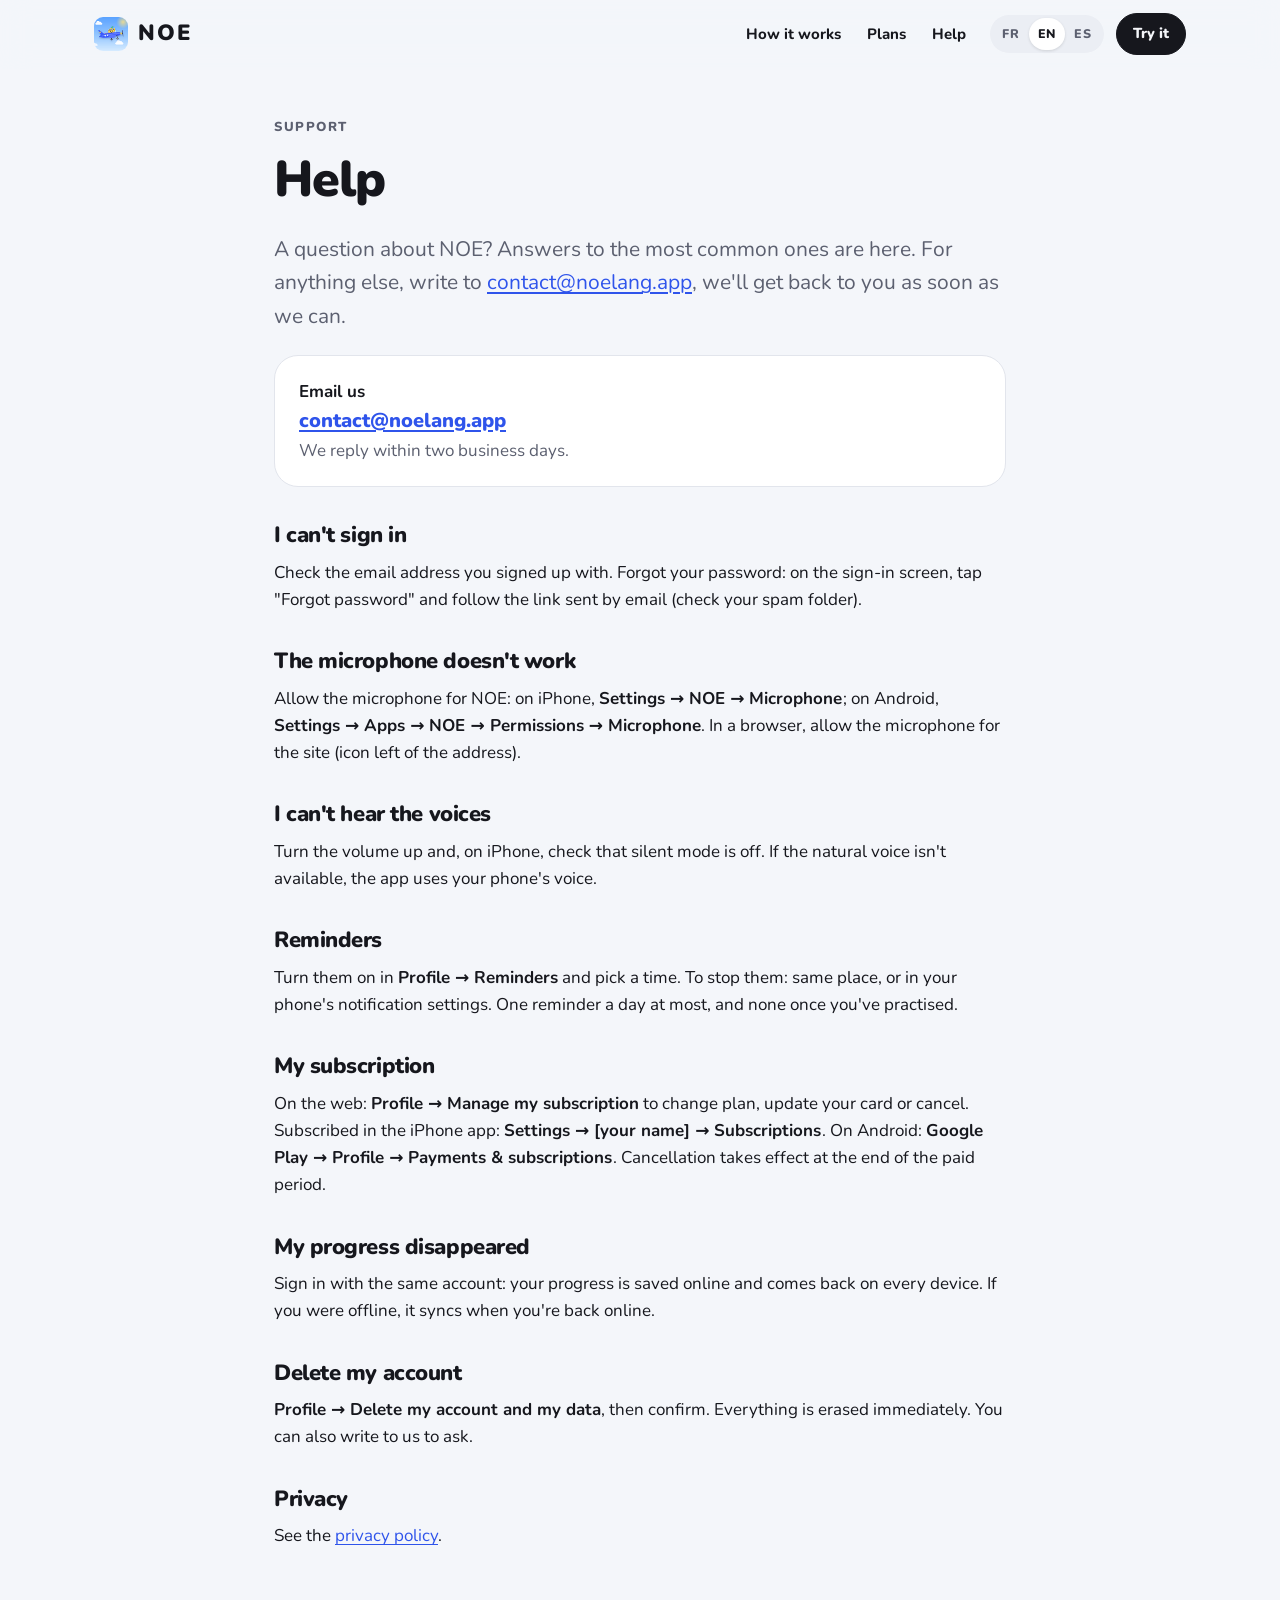
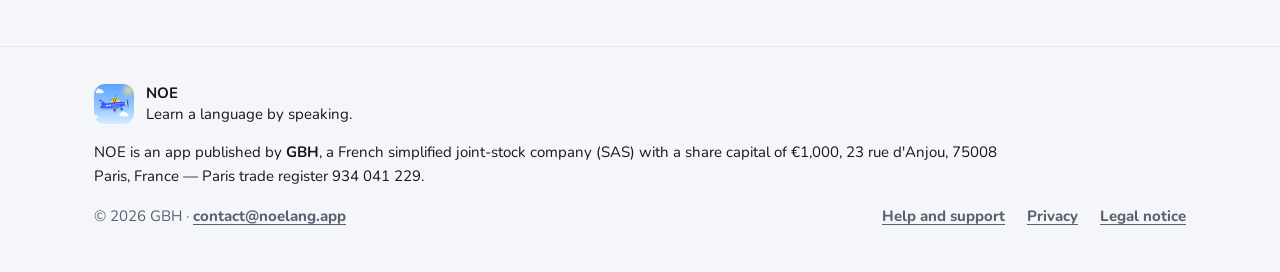
<file: aide.html>
<!doctype html>
<html lang="fr">
<head>
<meta charset="utf-8">
<meta name="viewport" content="width=device-width, initial-scale=1, viewport-fit=cover">
<title>Aide et assistance — NOE</title>
<meta name="description" content="Aide de NOE : connexion, micro, voix, rappels, abonnement, progression, suppression du compte. Contact : contact@noelang.app">
<link rel="canonical" href="https://noelang.app/aide.html">
<meta property="og:type" content="website">
<meta property="og:site_name" content="NOE">
<meta property="og:title" content="Aide et assistance — NOE">
<meta property="og:description" content="Aide de NOE : connexion, micro, voix, rappels, abonnement, progression, suppression du compte. Contact : contact@noelang.app">
<meta property="og:url" content="https://noelang.app/aide.html">
<meta property="og:image" content="https://noelang.app/assets/noe-256.png">
<meta name="twitter:card" content="summary">
<meta name="theme-color" content="#EAF3FF" media="(prefers-color-scheme: light)">
<meta name="theme-color" content="#0E1016" media="(prefers-color-scheme: dark)">
<link rel="icon" href="assets/noe-64.png" type="image/png">
<link rel="apple-touch-icon" href="assets/noe-180.png">
<link rel="preload" href="fonts/nunito-latin-wght-normal.woff2" as="font" type="font/woff2" crossorigin>
<link rel="stylesheet" href="style.css">

<script>
/* Langue : #en ou #es dans l'adresse, sinon le dernier choix, sinon celle du navigateur (français par défaut). */
(function () { var d = document.documentElement, h = (location.hash.match(/^#(fr|en|es)$/) || [])[1], l = h || ""; try { l = l || localStorage.getItem("noe-lang") || ""; } catch (e) {}
  if (!l) { var n = (navigator.language || "fr").slice(0, 2).toLowerCase(); l = n === "fr" || n === "es" ? n : "en"; } d.lang = l; d.className = "js"; })();
</script>
</head>
<body>
<a class="skip" href="#main"><span data-l="fr">Aller au contenu</span><span data-l="en">Skip to content</span><span data-l="es">Ir al contenido</span></a>
<header class="top" id="top">
  <div class="wrap">
    <a class="logo" href="./" aria-label="NOE"><img src="assets/noe-64.png" width="34" height="34" alt="">NOE</a>
    <nav class="nav" aria-label="Navigation">
      <a class="opt" href="./#comment"><span data-l="fr">Comment ça marche</span><span data-l="en">How it works</span><span data-l="es">Cómo funciona</span></a>
      <a class="opt" href="./#formules"><span data-l="fr">Formules</span><span data-l="en">Plans</span><span data-l="es">Planes</span></a>
      <a class="opt" href="aide.html"><span data-l="fr">Aide</span><span data-l="en">Help</span><span data-l="es">Ayuda</span></a>
    </nav>
    <div class="langs-switch" role="group" aria-label="Langue · Language · Idioma">
      <button type="button" data-set="fr" lang="fr">FR</button><button type="button" data-set="en" lang="en">EN</button><button type="button" data-set="es" lang="es">ES</button>
    </div>
    <a class="btn primary sm try" href="https://gab728.github.io/Italiano-passo-passo/"><span data-l="fr">Essayer</span><span data-l="en">Try it</span><span data-l="es">Probar</span></a>
  </div>
</header>
<main id="main">
<article class="doc"><div class="wrap">
<div data-l="fr" lang="fr"><p class="eyebrow">Assistance</p><h1>Aide</h1><p class="lead">Une question sur NOE ? Les réponses aux plus fréquentes sont ici. Pour le reste, écris-nous à <a href="mailto:contact@noelang.app">contact@noelang.app</a> , nous te répondrons au plus vite.</p>
<div class="help-contact"><div><b>Nous écrire</b><br><span class="big"><a href="mailto:contact@noelang.app">contact@noelang.app</a></span><br><span class="muted">Réponse sous deux jours ouvrés.</span></div></div>
<h2>Je ne peux pas me connecter</h2>
<p>Vérifie l'adresse e-mail utilisée à l'inscription. Mot de passe oublié : sur l'écran de connexion, touche « Mot de passe oublié » et suis le lien reçu par e-mail (pense aux courriers indésirables).</p>
<h2>Le micro ne marche pas</h2>
<p>Autorise le micro pour NOE : sur iPhone, <b>Réglages → NOE → Micro</b> ; sur Android, <b>Paramètres → Applications → NOE → Autorisations → Micro</b>. Dans un navigateur, autorise le micro pour le site (icône à gauche de l'adresse).</p>
<h2>Je n'entends pas les voix</h2>
<p>Monte le volume et, sur iPhone, vérifie que le bouton silencieux n'est pas activé. Si la voix naturelle n'est pas disponible, l'app utilise la voix du téléphone.</p>
<h2>Les rappels</h2>
<p>Active-les dans <b>Profil → Rappels</b> et choisis l'heure. Pour les arrêter : même endroit, ou dans les réglages de notifications du téléphone. Un seul rappel par jour, et plus rien dès que tu t'es entraîné(e).</p>
<h2>Mon abonnement</h2>
<p>Sur le web : <b>Profil → Gérer mon abonnement</b> pour changer de formule, mettre à jour la carte ou résilier. Abonnement pris dans l'app iPhone : <b>Réglages → [ton nom] → Abonnements</b>. Sur Android : <b>Google Play → Profil → Paiements et abonnements</b>. La résiliation prend effet à la fin de la période payée.</p>
<h2>Ma progression a disparu</h2>
<p>Connecte-toi avec le même compte : ta progression est enregistrée en ligne et revient sur chaque appareil. Si tu étais hors ligne, elle se synchronise au retour du réseau.</p>
<h2>Supprimer mon compte</h2>
<p><b>Profil → Supprimer mon compte et mes données</b>, puis confirmer. Tout est effacé immédiatement. Tu peux aussi nous écrire pour le demander.</p>
<h2>Confidentialité</h2>
<p>Voir la <a href="confidentialite.html">politique de confidentialité</a>.</p></div>
<div data-l="en" lang="en"><p class="eyebrow">Support</p><h1>Help</h1><p class="lead">A question about NOE? Answers to the most common ones are here. For anything else, write to <a href="mailto:contact@noelang.app">contact@noelang.app</a>, we'll get back to you as soon as we can.</p>
<div class="help-contact"><div><b>Email us</b><br><span class="big"><a href="mailto:contact@noelang.app">contact@noelang.app</a></span><br><span class="muted">We reply within two business days.</span></div></div>
<h2>I can't sign in</h2>
<p>Check the email address you signed up with. Forgot your password: on the sign-in screen, tap "Forgot password" and follow the link sent by email (check your spam folder).</p>
<h2>The microphone doesn't work</h2>
<p>Allow the microphone for NOE: on iPhone, <b>Settings → NOE → Microphone</b>; on Android, <b>Settings → Apps → NOE → Permissions → Microphone</b>. In a browser, allow the microphone for the site (icon left of the address).</p>
<h2>I can't hear the voices</h2>
<p>Turn the volume up and, on iPhone, check that silent mode is off. If the natural voice isn't available, the app uses your phone's voice.</p>
<h2>Reminders</h2>
<p>Turn them on in <b>Profile → Reminders</b> and pick a time. To stop them: same place, or in your phone's notification settings. One reminder a day at most, and none once you've practised.</p>
<h2>My subscription</h2>
<p>On the web: <b>Profile → Manage my subscription</b> to change plan, update your card or cancel. Subscribed in the iPhone app: <b>Settings → [your name] → Subscriptions</b>. On Android: <b>Google Play → Profile → Payments & subscriptions</b>. Cancellation takes effect at the end of the paid period.</p>
<h2>My progress disappeared</h2>
<p>Sign in with the same account: your progress is saved online and comes back on every device. If you were offline, it syncs when you're back online.</p>
<h2>Delete my account</h2>
<p><b>Profile → Delete my account and my data</b>, then confirm. Everything is erased immediately. You can also write to us to ask.</p>
<h2>Privacy</h2>
<p>See the <a href="confidentialite.html">privacy policy</a>.</p></div>
<div data-l="es" lang="es"><p class="eyebrow">Soporte</p><h1>Ayuda</h1><p class="lead">¿Una pregunta sobre NOE? Aquí están las respuestas a las más frecuentes. Para todo lo demás, escríbenos a <a href="mailto:contact@noelang.app">contact@noelang.app</a>, te responderemos lo antes posible.</p>
<div class="help-contact"><div><b>Escríbenos</b><br><span class="big"><a href="mailto:contact@noelang.app">contact@noelang.app</a></span><br><span class="muted">Respondemos en dos días laborables.</span></div></div>
<h2>No puedo iniciar sesión</h2>
<p>Comprueba el correo con el que te registraste. Si olvidaste la contraseña: en la pantalla de inicio de sesión, toca «Olvidé mi contraseña» y sigue el enlace que recibirás por correo (mira también en spam).</p>
<h2>El micrófono no funciona</h2>
<p>Permite el micrófono para NOE: en iPhone, <b>Ajustes → NOE → Micrófono</b>; en Android, <b>Ajustes → Aplicaciones → NOE → Permisos → Micrófono</b>. En un navegador, permite el micrófono para el sitio (icono a la izquierda de la dirección).</p>
<h2>No oigo las voces</h2>
<p>Sube el volumen y, en iPhone, comprueba que el modo silencio está desactivado. Si la voz natural no está disponible, la app usa la voz del teléfono.</p>
<h2>Los recordatorios</h2>
<p>Actívalos en <b>Perfil → Recordatorios</b> y elige la hora. Para pararlos: en el mismo sitio o en los ajustes de notificaciones del teléfono. Un recordatorio al día como máximo, y ninguno cuando ya has practicado.</p>
<h2>Mi suscripción</h2>
<p>En la web: <b>Perfil → Gestionar mi suscripción</b> para cambiar de plan, actualizar la tarjeta o cancelar. Suscripción hecha en la app de iPhone: <b>Ajustes → [tu nombre] → Suscripciones</b>. En Android: <b>Google Play → Perfil → Pagos y suscripciones</b>. La cancelación se aplica al final del periodo pagado.</p>
<h2>Mi progreso ha desaparecido</h2>
<p>Inicia sesión con la misma cuenta: tu progreso se guarda en línea y vuelve en cada dispositivo. Si estabas sin conexión, se sincroniza al volver la red.</p>
<h2>Eliminar mi cuenta</h2>
<p><b>Perfil → Eliminar mi cuenta y mis datos</b> y confirma. Todo se borra de inmediato. También puedes escribirnos para pedirlo.</p>
<h2>Privacidad</h2>
<p>Consulta la <a href="confidentialite.html">política de privacidad</a>.</p></div>
</div></article>
</main>
<footer class="foot">
  <div class="wrap">
    <div class="foot-brand"><img src="assets/noe-64.png" width="40" height="40" alt=""><div><b>NOE</b><br><span data-l="fr">Apprends une langue en parlant.</span><span data-l="en">Learn a language by speaking.</span><span data-l="es">Aprende un idioma hablando.</span></div></div>
    <p class="editor"><span data-l="fr">NOE est une application éditée par <b>GBH</b>, société par actions simplifiée au capital de 1 000 €, 23 rue d'Anjou, 75008 Paris, France — RCS Paris 934 041 229.</span><span data-l="en">NOE is an app published by <b>GBH</b>, a French simplified joint-stock company (SAS) with a share capital of €1,000, 23 rue d'Anjou, 75008 Paris, France — Paris trade register 934 041 229.</span><span data-l="es">NOE es una aplicación editada por <b>GBH</b>, sociedad por acciones simplificada francesa con un capital de 1.000 €, 23 rue d'Anjou, 75008 Paris, Francia — Registro Mercantil de París 934 041 229.</span></p>
    <div class="foot-row">
      <div>© 2026 GBH · <a href="mailto:contact@noelang.app">contact@noelang.app</a></div>
      <nav aria-label="Liens">
        <a href="aide.html"><span data-l="fr">Aide et assistance</span><span data-l="en">Help and support</span><span data-l="es">Ayuda y soporte</span></a>
        <a href="confidentialite.html"><span data-l="fr">Confidentialité</span><span data-l="en">Privacy</span><span data-l="es">Privacidad</span></a>
        <a href="mentions-legales.html"><span data-l="fr">Mentions légales</span><span data-l="en">Legal notice</span><span data-l="es">Aviso legal</span></a>
      </nav>
    </div>
  </div>
</footer>
<script>
(function () {
  var d = document.documentElement, bs = document.querySelectorAll("[data-set]");
  function mark() { for (var i = 0; i < bs.length; i++) bs[i].setAttribute("aria-pressed", bs[i].getAttribute("data-set") === d.lang ? "true" : "false"); }
  for (var i = 0; i < bs.length; i++) bs[i].onclick = function () { d.lang = this.getAttribute("data-set"); try { localStorage.setItem("noe-lang", d.lang); } catch (e) {} mark(); };
  mark();
  var top = document.getElementById("top"), on = function () { top.classList.toggle("scrolled", window.scrollY > 4); };
  window.addEventListener("scroll", on, { passive: true }); on();
  /* Apparition au défilement (le contenu reste visible sans JavaScript ou si l'observateur manque). */
  var els = document.querySelectorAll("[data-r]");
  if (!("IntersectionObserver" in window)) { for (var j = 0; j < els.length; j++) els[j].classList.add("in"); return; }
  var io = new IntersectionObserver(function (es) { es.forEach(function (e) { if (e.isIntersecting) { e.target.classList.add("in"); io.unobserve(e.target); } }); }, { rootMargin: "0px 0px -8% 0px", threshold: 0.12 });
  for (var k = 0; k < els.length; k++) io.observe(els[k]);
})();
</script>
</body>
</html>
</file>
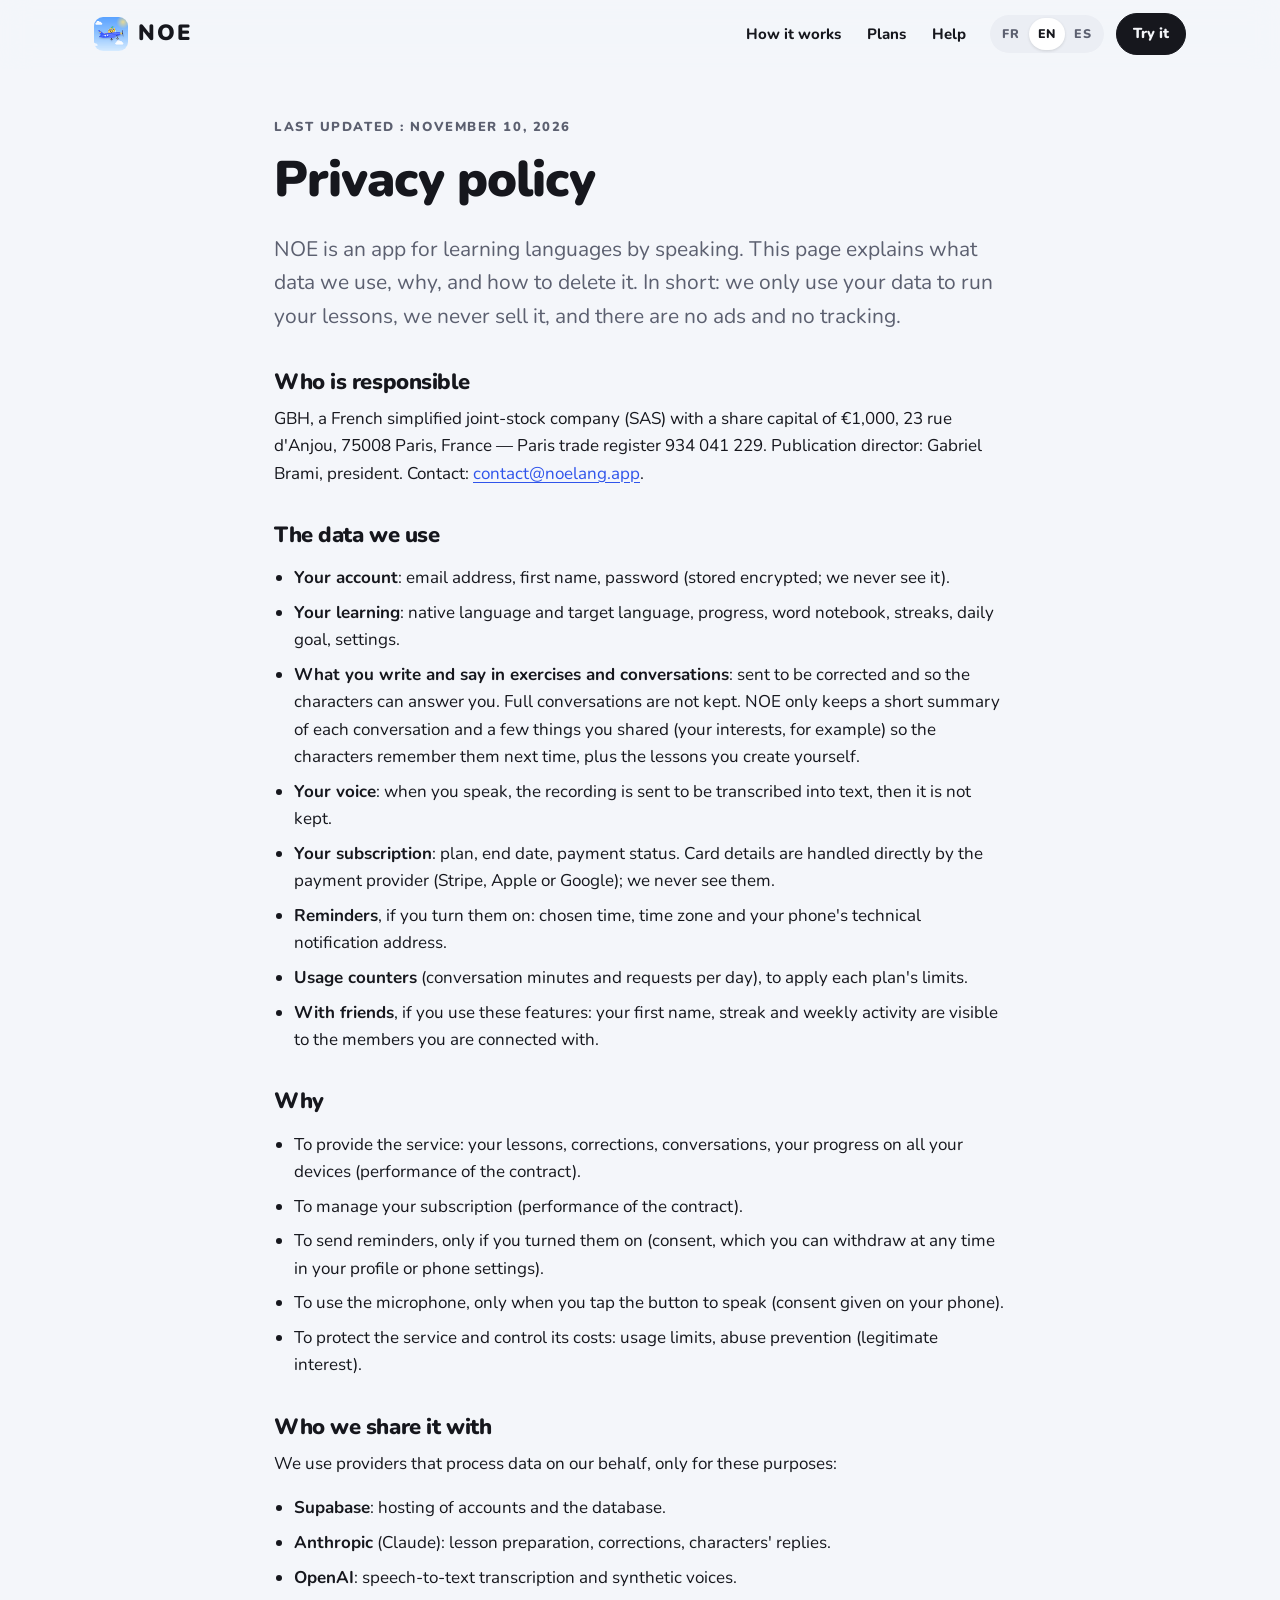
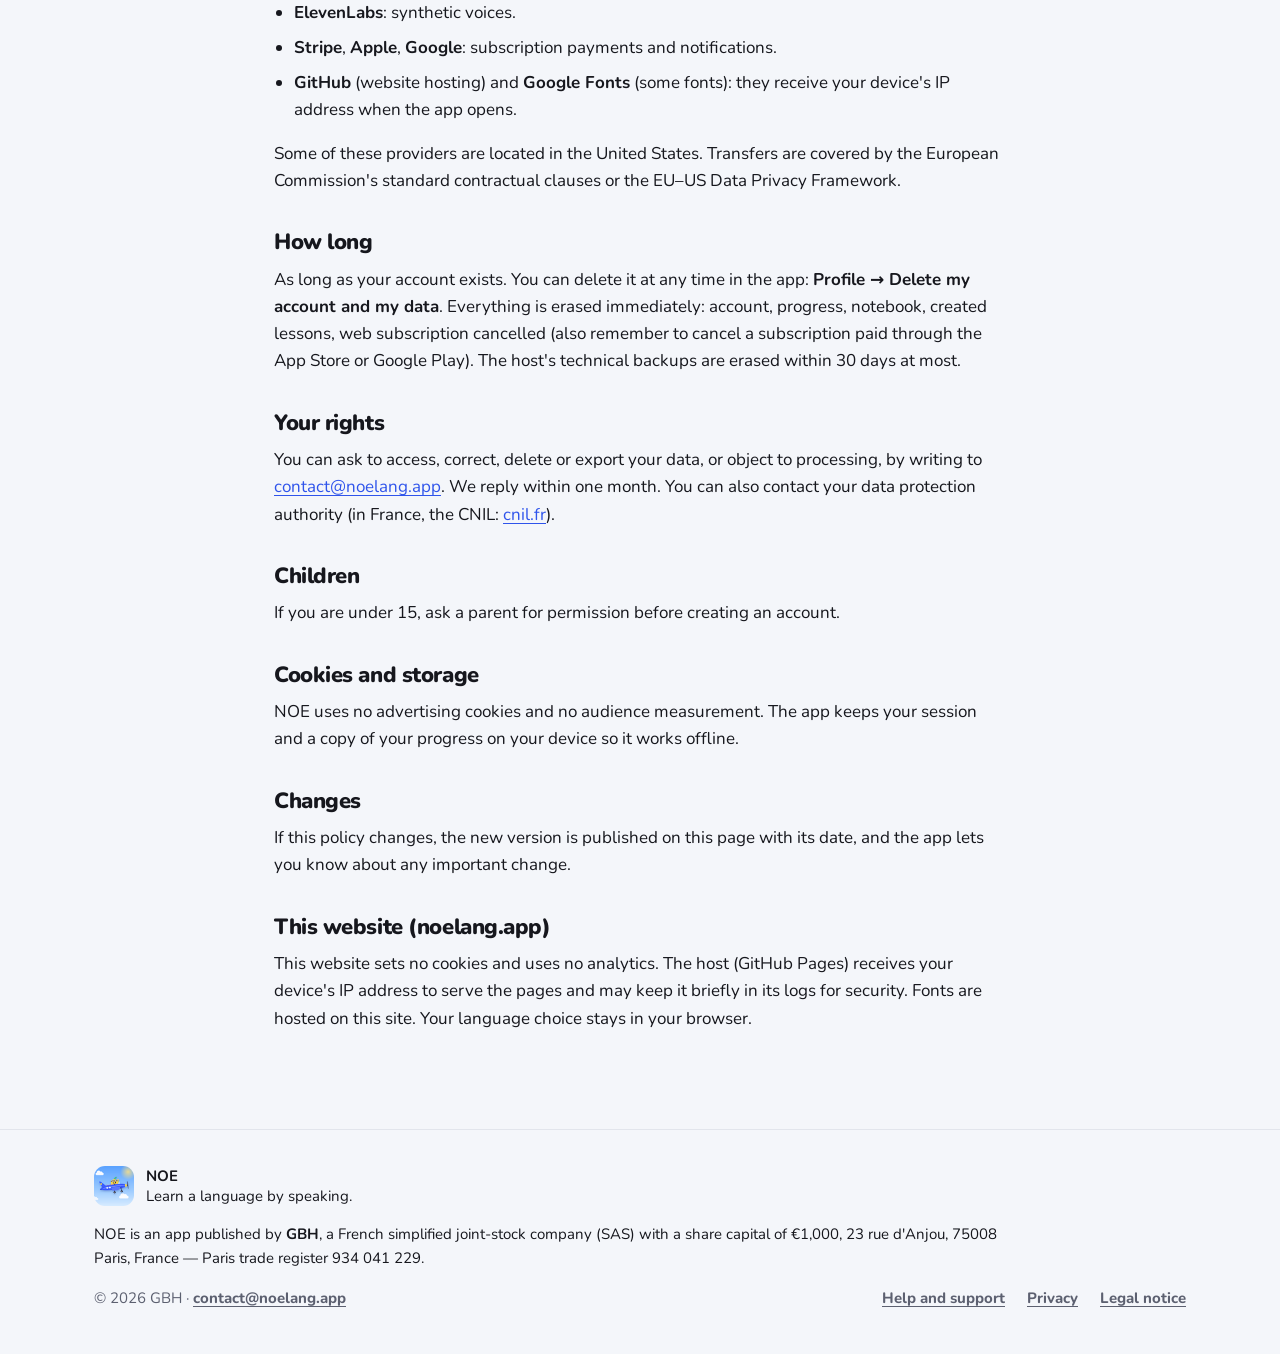
<file: confidentialite.html>
<!doctype html>
<html lang="fr">
<head>
<meta charset="utf-8">
<meta name="viewport" content="width=device-width, initial-scale=1, viewport-fit=cover">
<title>Politique de confidentialité — NOE</title>
<meta name="description" content="Politique de confidentialité de NOE : données utilisées, finalités, prestataires, durées, droits et suppression du compte.">
<link rel="canonical" href="https://noelang.app/confidentialite.html">
<meta property="og:type" content="website">
<meta property="og:site_name" content="NOE">
<meta property="og:title" content="Politique de confidentialité — NOE">
<meta property="og:description" content="Politique de confidentialité de NOE : données utilisées, finalités, prestataires, durées, droits et suppression du compte.">
<meta property="og:url" content="https://noelang.app/confidentialite.html">
<meta property="og:image" content="https://noelang.app/assets/noe-256.png">
<meta name="twitter:card" content="summary">
<meta name="theme-color" content="#EAF3FF" media="(prefers-color-scheme: light)">
<meta name="theme-color" content="#0E1016" media="(prefers-color-scheme: dark)">
<link rel="icon" href="assets/noe-64.png" type="image/png">
<link rel="apple-touch-icon" href="assets/noe-180.png">
<link rel="preload" href="fonts/nunito-latin-wght-normal.woff2" as="font" type="font/woff2" crossorigin>
<link rel="stylesheet" href="style.css">

<script>
/* Langue : #en ou #es dans l'adresse, sinon le dernier choix, sinon celle du navigateur (français par défaut). */
(function () { var d = document.documentElement, h = (location.hash.match(/^#(fr|en|es)$/) || [])[1], l = h || ""; try { l = l || localStorage.getItem("noe-lang") || ""; } catch (e) {}
  if (!l) { var n = (navigator.language || "fr").slice(0, 2).toLowerCase(); l = n === "fr" || n === "es" ? n : "en"; } d.lang = l; d.className = "js"; })();
</script>
</head>
<body>
<a class="skip" href="#main"><span data-l="fr">Aller au contenu</span><span data-l="en">Skip to content</span><span data-l="es">Ir al contenido</span></a>
<header class="top" id="top">
  <div class="wrap">
    <a class="logo" href="./" aria-label="NOE"><img src="assets/noe-64.png" width="34" height="34" alt="">NOE</a>
    <nav class="nav" aria-label="Navigation">
      <a class="opt" href="./#comment"><span data-l="fr">Comment ça marche</span><span data-l="en">How it works</span><span data-l="es">Cómo funciona</span></a>
      <a class="opt" href="./#formules"><span data-l="fr">Formules</span><span data-l="en">Plans</span><span data-l="es">Planes</span></a>
      <a class="opt" href="aide.html"><span data-l="fr">Aide</span><span data-l="en">Help</span><span data-l="es">Ayuda</span></a>
    </nav>
    <div class="langs-switch" role="group" aria-label="Langue · Language · Idioma">
      <button type="button" data-set="fr" lang="fr">FR</button><button type="button" data-set="en" lang="en">EN</button><button type="button" data-set="es" lang="es">ES</button>
    </div>
    <a class="btn primary sm try" href="https://gab728.github.io/Italiano-passo-passo/"><span data-l="fr">Essayer</span><span data-l="en">Try it</span><span data-l="es">Probar</span></a>
  </div>
</header>
<main id="main">
<article class="doc"><div class="wrap">
<div data-l="fr" lang="fr"><p class="eyebrow">Dernière mise à jour : 10 novembre 2026</p><h1>Politique de confidentialité</h1><p class="lead">NOE est une application pour apprendre les langues en parlant. Cette page explique quelles données nous utilisons, pourquoi, et comment les supprimer. En bref : nous n'utilisons tes données que pour faire fonctionner tes cours, nous ne les vendons pas, et il n'y a ni publicité ni pistage.</p>
<h2>Qui est responsable</h2>
<p>GBH, SAS au capital de 1 000 €, 23 rue d'Anjou, 75008 Paris, France — RCS Paris 934 041 229. Directeur de la publication : Gabriel Brami, président. Contact : <a href="mailto:contact@noelang.app">contact@noelang.app</a>.</p>
<h2>Les données que nous utilisons</h2>
<ul>
<li><b>Ton compte</b> : adresse e-mail, prénom, mot de passe (enregistré chiffré, nous ne le voyons jamais).</li>
<li><b>Ton apprentissage</b> : langue maternelle et langue apprise, progression, carnet de mots, séries, objectif du jour, réglages.</li>
<li><b>Ce que tu écris et dis dans les exercices et les conversations</b> : envoyé pour être corrigé et pour que les personnages te répondent. Les conversations complètes ne sont pas conservées. NOE garde seulement un court résumé de chaque conversation et quelques éléments que tu as partagés (par exemple tes centres d'intérêt), pour que les personnages s'en souviennent la fois suivante, ainsi que les leçons que tu crées toi-même.</li>
<li><b>Ta voix</b> : quand tu parles, l'enregistrement est envoyé pour être transcrit en texte, puis il n'est pas conservé.</li>
<li><b>Ton abonnement</b> : formule, date de fin, état du paiement. Les données de carte bancaire sont traitées directement par le prestataire de paiement (Stripe, Apple ou Google) ; nous ne les voyons jamais.</li>
<li><b>Les rappels</b>, si tu les actives : heure choisie, fuseau horaire et adresse technique de ton téléphone pour les notifications.</li>
<li><b>Des compteurs d'usage</b> (nombre de minutes de conversation et de demandes par jour), pour appliquer les limites de chaque formule.</li>
<li><b>Entre amis</b>, si tu utilises ces fonctions : ton prénom, ta série et ton activité de la semaine sont visibles des membres avec qui tu es relié(e).</li>
</ul>
<h2>Pourquoi</h2>
<ul>
<li>Fournir le service : tes leçons, les corrections, les conversations, ta progression sur tous tes appareils (exécution du contrat).</li>
<li>Gérer ton abonnement (exécution du contrat).</li>
<li>T'envoyer des rappels, seulement si tu les as activés (consentement, que tu peux retirer à tout moment dans le profil ou les réglages du téléphone).</li>
<li>Utiliser le micro, seulement quand tu touches le bouton pour parler (consentement donné au téléphone).</li>
<li>Protéger le service et maîtriser ses coûts : limites d'usage, prévention des abus (intérêt légitime).</li>
</ul>
<h2>Avec qui</h2>
<p>Nous faisons appel à des prestataires qui traitent les données pour notre compte, uniquement pour ces usages :</p><ul>
<li><b>Supabase</b> : hébergement des comptes et de la base de données.</li>
<li><b>Anthropic</b> (Claude) : préparation des leçons, corrections, réponses des personnages.</li>
<li><b>OpenAI</b> : transcription de la voix en texte et voix de synthèse.</li>
<li><b>ElevenLabs</b> : voix de synthèse.</li>
<li><b>Stripe</b>, <b>Apple</b>, <b>Google</b> : paiement des abonnements et notifications.</li>
<li><b>GitHub</b> (hébergement du site) et <b>Google Fonts</b> (certaines polices d'écriture) : ils reçoivent l'adresse IP de ton appareil à l'ouverture de l'app.</li>
</ul><p>Certains de ces prestataires sont situés aux États-Unis. Les transferts sont encadrés par les clauses contractuelles types de la Commission européenne ou par le cadre de protection des données UE–États-Unis.</p>
<h2>Combien de temps</h2>
<p>Tant que ton compte existe. Tu peux le supprimer à tout moment dans l'app : <b>Profil → Supprimer mon compte et mes données</b>. Tout est effacé immédiatement : compte, progression, carnet, leçons créées, abonnement web résilié (pense aussi à résilier l'abonnement s'il est payé par l'App Store ou Google Play). Les sauvegardes techniques de l'hébergeur sont effacées au plus tard sous 30 jours.</p>
<h2>Tes droits</h2>
<p>Tu peux demander l'accès à tes données, leur rectification, leur effacement, leur portabilité, ou t'opposer à un traitement, en écrivant à <a href="mailto:contact@noelang.app">contact@noelang.app</a>. Nous répondons sous un mois. Tu peux aussi saisir la CNIL (<a href="https://www.cnil.fr">cnil.fr</a>).</p>
<h2>Enfants</h2>
<p>Si tu as moins de 15 ans, demande l'accord d'un parent avant de créer un compte.</p>
<h2>Cookies et stockage</h2>
<p>NOE n'utilise pas de cookies publicitaires ni de mesure d'audience. L'app garde sur ton appareil ta session et une copie de ta progression, pour fonctionner sans réseau.</p>
<h2>Changements</h2>
<p>Si cette politique change, la nouvelle version est publiée sur cette page avec sa date, et nous te prévenons dans l'app en cas de changement important.</p>
<h2>Ce site (noelang.app)</h2><p>Ce site ne dépose aucun cookie et n'utilise aucun outil de mesure d'audience. L'hébergeur (GitHub Pages) reçoit l'adresse IP de votre appareil pour afficher les pages et peut la garder brièvement dans ses journaux, pour la sécurité. Les polices sont hébergées sur ce site. Votre choix de langue reste dans votre navigateur.</p></div>
<div data-l="en" lang="en"><p class="eyebrow">Last updated : November 10, 2026</p><h1>Privacy policy</h1><p class="lead">NOE is an app for learning languages by speaking. This page explains what data we use, why, and how to delete it. In short: we only use your data to run your lessons, we never sell it, and there are no ads and no tracking.</p>
<h2>Who is responsible</h2>
<p>GBH, a French simplified joint-stock company (SAS) with a share capital of €1,000, 23 rue d'Anjou, 75008 Paris, France — Paris trade register 934 041 229. Publication director: Gabriel Brami, president. Contact: <a href="mailto:contact@noelang.app">contact@noelang.app</a>.</p>
<h2>The data we use</h2>
<ul>
<li><b>Your account</b>: email address, first name, password (stored encrypted; we never see it).</li>
<li><b>Your learning</b>: native language and target language, progress, word notebook, streaks, daily goal, settings.</li>
<li><b>What you write and say in exercises and conversations</b>: sent to be corrected and so the characters can answer you. Full conversations are not kept. NOE only keeps a short summary of each conversation and a few things you shared (your interests, for example) so the characters remember them next time, plus the lessons you create yourself.</li>
<li><b>Your voice</b>: when you speak, the recording is sent to be transcribed into text, then it is not kept.</li>
<li><b>Your subscription</b>: plan, end date, payment status. Card details are handled directly by the payment provider (Stripe, Apple or Google); we never see them.</li>
<li><b>Reminders</b>, if you turn them on: chosen time, time zone and your phone's technical notification address.</li>
<li><b>Usage counters</b> (conversation minutes and requests per day), to apply each plan's limits.</li>
<li><b>With friends</b>, if you use these features: your first name, streak and weekly activity are visible to the members you are connected with.</li>
</ul>
<h2>Why</h2>
<ul>
<li>To provide the service: your lessons, corrections, conversations, your progress on all your devices (performance of the contract).</li>
<li>To manage your subscription (performance of the contract).</li>
<li>To send reminders, only if you turned them on (consent, which you can withdraw at any time in your profile or phone settings).</li>
<li>To use the microphone, only when you tap the button to speak (consent given on your phone).</li>
<li>To protect the service and control its costs: usage limits, abuse prevention (legitimate interest).</li>
</ul>
<h2>Who we share it with</h2>
<p>We use providers that process data on our behalf, only for these purposes:</p><ul>
<li><b>Supabase</b>: hosting of accounts and the database.</li>
<li><b>Anthropic</b> (Claude): lesson preparation, corrections, characters' replies.</li>
<li><b>OpenAI</b>: speech-to-text transcription and synthetic voices.</li>
<li><b>ElevenLabs</b>: synthetic voices.</li>
<li><b>Stripe</b>, <b>Apple</b>, <b>Google</b>: subscription payments and notifications.</li>
<li><b>GitHub</b> (website hosting) and <b>Google Fonts</b> (some fonts): they receive your device's IP address when the app opens.</li>
</ul><p>Some of these providers are located in the United States. Transfers are covered by the European Commission's standard contractual clauses or the EU–US Data Privacy Framework.</p>
<h2>How long</h2>
<p>As long as your account exists. You can delete it at any time in the app: <b>Profile → Delete my account and my data</b>. Everything is erased immediately: account, progress, notebook, created lessons, web subscription cancelled (also remember to cancel a subscription paid through the App Store or Google Play). The host's technical backups are erased within 30 days at most.</p>
<h2>Your rights</h2>
<p>You can ask to access, correct, delete or export your data, or object to processing, by writing to <a href="mailto:contact@noelang.app">contact@noelang.app</a>. We reply within one month. You can also contact your data protection authority (in France, the CNIL: <a href="https://www.cnil.fr">cnil.fr</a>).</p>
<h2>Children</h2>
<p>If you are under 15, ask a parent for permission before creating an account.</p>
<h2>Cookies and storage</h2>
<p>NOE uses no advertising cookies and no audience measurement. The app keeps your session and a copy of your progress on your device so it works offline.</p>
<h2>Changes</h2>
<p>If this policy changes, the new version is published on this page with its date, and the app lets you know about any important change.</p>
<h2>This website (noelang.app)</h2><p>This website sets no cookies and uses no analytics. The host (GitHub Pages) receives your device's IP address to serve the pages and may keep it briefly in its logs for security. Fonts are hosted on this site. Your language choice stays in your browser.</p></div>
<div data-l="es" lang="es"><p class="eyebrow">Última actualización : 10 de noviembre de 2026</p><h1>Política de privacidad</h1><p class="lead">NOE es una app para aprender idiomas hablando. Esta página explica qué datos usamos, para qué y cómo borrarlos. En resumen: solo usamos tus datos para que funcionen tus clases, nunca los vendemos y no hay ni publicidad ni rastreo.</p>
<h2>Responsable</h2>
<p>GBH, sociedad por acciones simplificada (SAS) francesa con un capital de 1 000 €, 23 rue d'Anjou, 75008 París, Francia — Registro Mercantil de París 934 041 229. Director de la publicación: Gabriel Brami, presidente. Contacto: <a href="mailto:contact@noelang.app">contact@noelang.app</a>.</p>
<h2>Los datos que usamos</h2>
<ul>
<li><b>Tu cuenta</b>: correo electrónico, nombre, contraseña (guardada cifrada; nunca la vemos).</li>
<li><b>Tu aprendizaje</b>: lengua materna e idioma que aprendes, progreso, cuaderno de palabras, rachas, objetivo diario, ajustes.</li>
<li><b>Lo que escribes y dices en los ejercicios y conversaciones</b>: se envía para corregirlo y para que los personajes te respondan. Las conversaciones completas no se guardan. NOE solo guarda un breve resumen de cada conversación y algunas cosas que compartiste (por ejemplo tus aficiones), para que los personajes las recuerden la próxima vez, además de las lecciones que creas tú.</li>
<li><b>Tu voz</b>: cuando hablas, la grabación se envía para transcribirla a texto y después no se guarda.</li>
<li><b>Tu suscripción</b>: plan, fecha de fin, estado del pago. Los datos de la tarjeta los trata directamente el proveedor de pago (Stripe, Apple o Google); nunca los vemos.</li>
<li><b>Los recordatorios</b>, si los activas: hora elegida, zona horaria y dirección técnica de tu teléfono para las notificaciones.</li>
<li><b>Contadores de uso</b> (minutos de conversación y solicitudes por día), para aplicar los límites de cada plan.</li>
<li><b>Con amigos</b>, si usas estas funciones: tu nombre, tu racha y tu actividad de la semana son visibles para los miembros con los que estás conectado.</li>
</ul>
<h2>Para qué</h2>
<ul>
<li>Prestar el servicio: tus lecciones, correcciones, conversaciones y tu progreso en todos tus dispositivos (ejecución del contrato).</li>
<li>Gestionar tu suscripción (ejecución del contrato).</li>
<li>Enviarte recordatorios, solo si los activaste (consentimiento, que puedes retirar en cualquier momento en el perfil o en los ajustes del teléfono).</li>
<li>Usar el micrófono, solo cuando tocas el botón para hablar (consentimiento dado en el teléfono).</li>
<li>Proteger el servicio y controlar sus costes: límites de uso y prevención de abusos (interés legítimo).</li>
</ul>
<h2>Con quién</h2>
<p>Recurrimos a proveedores que tratan los datos por cuenta nuestra, solo para estos fines:</p><ul>
<li><b>Supabase</b>: alojamiento de las cuentas y de la base de datos.</li>
<li><b>Anthropic</b> (Claude): preparación de lecciones, correcciones y respuestas de los personajes.</li>
<li><b>OpenAI</b>: transcripción de la voz a texto y voces sintéticas.</li>
<li><b>ElevenLabs</b>: voces sintéticas.</li>
<li><b>Stripe</b>, <b>Apple</b>, <b>Google</b>: pago de las suscripciones y notificaciones.</li>
<li><b>GitHub</b> (alojamiento del sitio) y <b>Google Fonts</b> (algunas tipografías): reciben la dirección IP de tu dispositivo al abrir la app.</li>
</ul><p>Algunos de estos proveedores están en Estados Unidos. Las transferencias se rigen por las cláusulas contractuales tipo de la Comisión Europea o por el Marco de Privacidad de Datos UE–EE. UU.</p>
<h2>Cuánto tiempo</h2>
<p>Mientras exista tu cuenta. Puedes borrarla en cualquier momento en la app: <b>Perfil → Eliminar mi cuenta y mis datos</b>. Todo se borra de inmediato: cuenta, progreso, cuaderno, lecciones creadas y suscripción web cancelada (recuerda también cancelar la suscripción si la pagas por el App Store o Google Play). Las copias de seguridad técnicas del proveedor se borran en un plazo máximo de 30 días.</p>
<h2>Tus derechos</h2>
<p>Puedes pedir el acceso a tus datos, su rectificación, su supresión, su portabilidad u oponerte a un tratamiento escribiendo a <a href="mailto:contact@noelang.app">contact@noelang.app</a>. Respondemos en un plazo de un mes. También puedes dirigirte a la autoridad de protección de datos (en Francia, la CNIL: <a href="https://www.cnil.fr">cnil.fr</a>).</p>
<h2>Menores</h2>
<p>Si tienes menos de 15 años, pide permiso a tu padre, madre o tutor antes de crear una cuenta.</p>
<h2>Cookies y almacenamiento</h2>
<p>NOE no usa cookies publicitarias ni medición de audiencia. La app guarda en tu dispositivo tu sesión y una copia de tu progreso para funcionar sin conexión.</p>
<h2>Cambios</h2>
<p>Si esta política cambia, la nueva versión se publica en esta página con su fecha, y la app te avisa de cualquier cambio importante.</p>
<h2>Este sitio (noelang.app)</h2><p>Este sitio no usa cookies ni herramientas de medición de audiencia. El alojamiento (GitHub Pages) recibe la dirección IP de tu dispositivo para mostrar las páginas y puede guardarla brevemente en sus registros, por seguridad. Las fuentes se alojan en este sitio. Tu elección de idioma se queda en tu navegador.</p></div>
</div></article>
</main>
<footer class="foot">
  <div class="wrap">
    <div class="foot-brand"><img src="assets/noe-64.png" width="40" height="40" alt=""><div><b>NOE</b><br><span data-l="fr">Apprends une langue en parlant.</span><span data-l="en">Learn a language by speaking.</span><span data-l="es">Aprende un idioma hablando.</span></div></div>
    <p class="editor"><span data-l="fr">NOE est une application éditée par <b>GBH</b>, société par actions simplifiée au capital de 1 000 €, 23 rue d'Anjou, 75008 Paris, France — RCS Paris 934 041 229.</span><span data-l="en">NOE is an app published by <b>GBH</b>, a French simplified joint-stock company (SAS) with a share capital of €1,000, 23 rue d'Anjou, 75008 Paris, France — Paris trade register 934 041 229.</span><span data-l="es">NOE es una aplicación editada por <b>GBH</b>, sociedad por acciones simplificada francesa con un capital de 1.000 €, 23 rue d'Anjou, 75008 Paris, Francia — Registro Mercantil de París 934 041 229.</span></p>
    <div class="foot-row">
      <div>© 2026 GBH · <a href="mailto:contact@noelang.app">contact@noelang.app</a></div>
      <nav aria-label="Liens">
        <a href="aide.html"><span data-l="fr">Aide et assistance</span><span data-l="en">Help and support</span><span data-l="es">Ayuda y soporte</span></a>
        <a href="confidentialite.html"><span data-l="fr">Confidentialité</span><span data-l="en">Privacy</span><span data-l="es">Privacidad</span></a>
        <a href="mentions-legales.html"><span data-l="fr">Mentions légales</span><span data-l="en">Legal notice</span><span data-l="es">Aviso legal</span></a>
      </nav>
    </div>
  </div>
</footer>
<script>
(function () {
  var d = document.documentElement, bs = document.querySelectorAll("[data-set]");
  function mark() { for (var i = 0; i < bs.length; i++) bs[i].setAttribute("aria-pressed", bs[i].getAttribute("data-set") === d.lang ? "true" : "false"); }
  for (var i = 0; i < bs.length; i++) bs[i].onclick = function () { d.lang = this.getAttribute("data-set"); try { localStorage.setItem("noe-lang", d.lang); } catch (e) {} mark(); };
  mark();
  var top = document.getElementById("top"), on = function () { top.classList.toggle("scrolled", window.scrollY > 4); };
  window.addEventListener("scroll", on, { passive: true }); on();
  /* Apparition au défilement (le contenu reste visible sans JavaScript ou si l'observateur manque). */
  var els = document.querySelectorAll("[data-r]");
  if (!("IntersectionObserver" in window)) { for (var j = 0; j < els.length; j++) els[j].classList.add("in"); return; }
  var io = new IntersectionObserver(function (es) { es.forEach(function (e) { if (e.isIntersecting) { e.target.classList.add("in"); io.unobserve(e.target); } }); }, { rootMargin: "0px 0px -8% 0px", threshold: 0.12 });
  for (var k = 0; k < els.length; k++) io.observe(els[k]);
})();
</script>
</body>
</html>
</file>
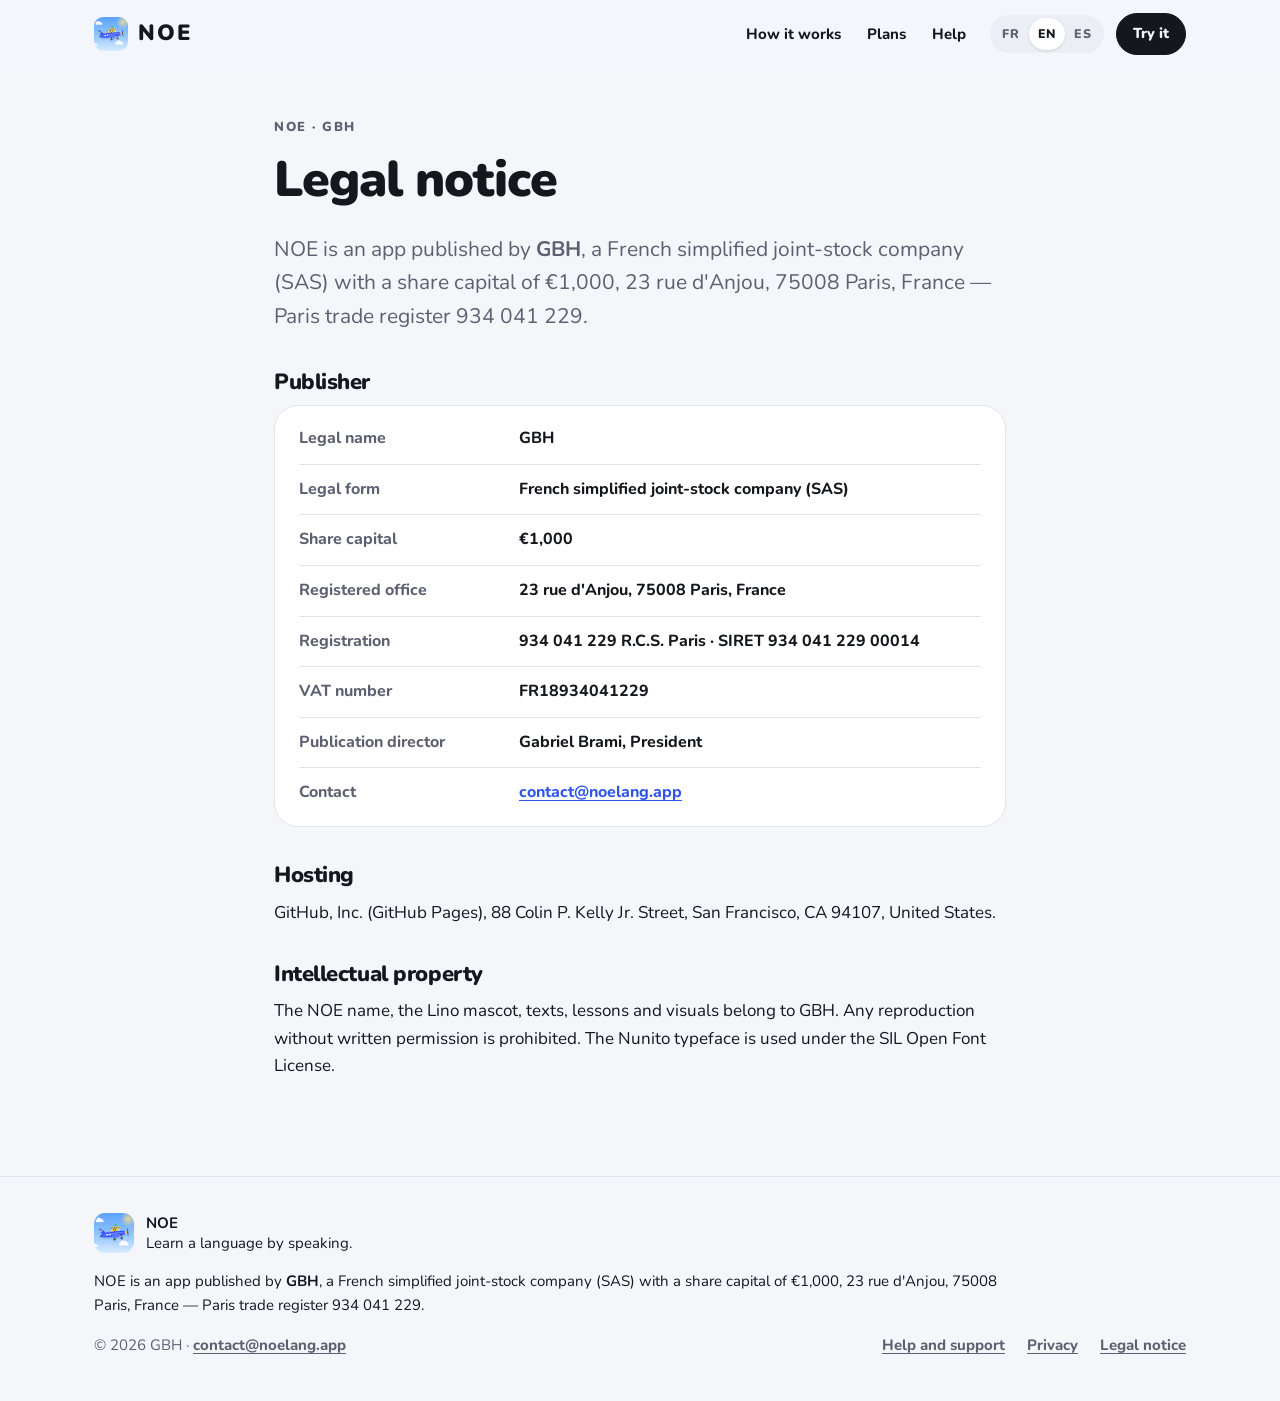
<file: mentions-legales.html>
<!doctype html>
<html lang="fr">
<head>
<meta charset="utf-8">
<meta name="viewport" content="width=device-width, initial-scale=1, viewport-fit=cover">
<title>Mentions légales — NOE</title>
<meta name="description" content="Mentions légales de NOE, application éditée par GBH (SAS, RCS Paris 934 041 229).">
<link rel="canonical" href="https://noelang.app/mentions-legales.html">
<meta property="og:type" content="website">
<meta property="og:site_name" content="NOE">
<meta property="og:title" content="Mentions légales — NOE">
<meta property="og:description" content="Mentions légales de NOE, application éditée par GBH (SAS, RCS Paris 934 041 229).">
<meta property="og:url" content="https://noelang.app/mentions-legales.html">
<meta property="og:image" content="https://noelang.app/assets/noe-256.png">
<meta name="twitter:card" content="summary">
<meta name="theme-color" content="#EAF3FF" media="(prefers-color-scheme: light)">
<meta name="theme-color" content="#0E1016" media="(prefers-color-scheme: dark)">
<link rel="icon" href="assets/noe-64.png" type="image/png">
<link rel="apple-touch-icon" href="assets/noe-180.png">
<link rel="preload" href="fonts/nunito-latin-wght-normal.woff2" as="font" type="font/woff2" crossorigin>
<link rel="stylesheet" href="style.css">

<script>
/* Langue : #en ou #es dans l'adresse, sinon le dernier choix, sinon celle du navigateur (français par défaut). */
(function () { var d = document.documentElement, h = (location.hash.match(/^#(fr|en|es)$/) || [])[1], l = h || ""; try { l = l || localStorage.getItem("noe-lang") || ""; } catch (e) {}
  if (!l) { var n = (navigator.language || "fr").slice(0, 2).toLowerCase(); l = n === "fr" || n === "es" ? n : "en"; } d.lang = l; d.className = "js"; })();
</script>
</head>
<body>
<a class="skip" href="#main"><span data-l="fr">Aller au contenu</span><span data-l="en">Skip to content</span><span data-l="es">Ir al contenido</span></a>
<header class="top" id="top">
  <div class="wrap">
    <a class="logo" href="./" aria-label="NOE"><img src="assets/noe-64.png" width="34" height="34" alt="">NOE</a>
    <nav class="nav" aria-label="Navigation">
      <a class="opt" href="./#comment"><span data-l="fr">Comment ça marche</span><span data-l="en">How it works</span><span data-l="es">Cómo funciona</span></a>
      <a class="opt" href="./#formules"><span data-l="fr">Formules</span><span data-l="en">Plans</span><span data-l="es">Planes</span></a>
      <a class="opt" href="aide.html"><span data-l="fr">Aide</span><span data-l="en">Help</span><span data-l="es">Ayuda</span></a>
    </nav>
    <div class="langs-switch" role="group" aria-label="Langue · Language · Idioma">
      <button type="button" data-set="fr" lang="fr">FR</button><button type="button" data-set="en" lang="en">EN</button><button type="button" data-set="es" lang="es">ES</button>
    </div>
    <a class="btn primary sm try" href="https://gab728.github.io/Italiano-passo-passo/"><span data-l="fr">Essayer</span><span data-l="en">Try it</span><span data-l="es">Probar</span></a>
  </div>
</header>
<main id="main">
<article class="doc"><div class="wrap">
<div data-l="fr" lang="fr"><p class="eyebrow">NOE · GBH</p><h1>Mentions légales</h1><p class="lead">NOE est une application éditée par <b>GBH</b>, société par actions simplifiée au capital de 1 000 €, 23 rue d'Anjou, 75008 Paris, France — RCS Paris 934 041 229.</p><h2>Éditeur</h2><dl class="facts">
  <div><dt>Dénomination</dt><dd>GBH</dd></div><div><dt>Forme</dt><dd>Société par actions simplifiée (SAS)</dd></div><div><dt>Capital social</dt><dd>1 000 €</dd></div>
  <div><dt>Siège social</dt><dd>23 rue d'Anjou, 75008 Paris, France</dd></div><div><dt>Immatriculation</dt><dd>934 041 229 R.C.S. Paris · SIRET 934 041 229 00014</dd></div>
  <div><dt>N° de TVA</dt><dd>FR18934041229</dd></div><div><dt>Directeur de la publication</dt><dd>Gabriel Brami, président</dd></div><div><dt>Contact</dt><dd><a href="mailto:contact@noelang.app">contact@noelang.app</a></dd></div></dl><h2>Hébergement</h2><p>GitHub, Inc. (GitHub Pages), 88 Colin P. Kelly Jr. Street, San Francisco, CA 94107, États-Unis.</p><h2>Propriété intellectuelle</h2><p>Le nom NOE, la mascotte Lino, les textes, les leçons et les visuels appartiennent à GBH. Toute reproduction sans autorisation écrite est interdite. La police Nunito est utilisée sous licence SIL Open Font License.</p></div>
<div data-l="en" lang="en"><p class="eyebrow">NOE · GBH</p><h1>Legal notice</h1><p class="lead">NOE is an app published by <b>GBH</b>, a French simplified joint-stock company (SAS) with a share capital of €1,000, 23 rue d'Anjou, 75008 Paris, France — Paris trade register 934 041 229.</p><h2>Publisher</h2><dl class="facts">
  <div><dt>Legal name</dt><dd>GBH</dd></div><div><dt>Legal form</dt><dd>French simplified joint-stock company (SAS)</dd></div><div><dt>Share capital</dt><dd>€1,000</dd></div>
  <div><dt>Registered office</dt><dd>23 rue d'Anjou, 75008 Paris, France</dd></div><div><dt>Registration</dt><dd>934 041 229 R.C.S. Paris · SIRET 934 041 229 00014</dd></div>
  <div><dt>VAT number</dt><dd>FR18934041229</dd></div><div><dt>Publication director</dt><dd>Gabriel Brami, President</dd></div><div><dt>Contact</dt><dd><a href="mailto:contact@noelang.app">contact@noelang.app</a></dd></div></dl><h2>Hosting</h2><p>GitHub, Inc. (GitHub Pages), 88 Colin P. Kelly Jr. Street, San Francisco, CA 94107, United States.</p><h2>Intellectual property</h2><p>The NOE name, the Lino mascot, texts, lessons and visuals belong to GBH. Any reproduction without written permission is prohibited. The Nunito typeface is used under the SIL Open Font License.</p></div>
<div data-l="es" lang="es"><p class="eyebrow">NOE · GBH</p><h1>Aviso legal</h1><p class="lead">NOE es una aplicación editada por <b>GBH</b>, sociedad por acciones simplificada francesa con un capital de 1.000 €, 23 rue d'Anjou, 75008 Paris, Francia — Registro Mercantil de París 934 041 229.</p><h2>Editor</h2><dl class="facts">
  <div><dt>Denominación</dt><dd>GBH</dd></div><div><dt>Forma jurídica</dt><dd>Sociedad por acciones simplificada (SAS) francesa</dd></div><div><dt>Capital social</dt><dd>1.000 €</dd></div>
  <div><dt>Domicilio social</dt><dd>23 rue d'Anjou, 75008 Paris, Francia</dd></div><div><dt>Registro</dt><dd>934 041 229 R.C.S. Paris · SIRET 934 041 229 00014</dd></div>
  <div><dt>N.º de IVA</dt><dd>FR18934041229</dd></div><div><dt>Director de la publicación</dt><dd>Gabriel Brami, presidente</dd></div><div><dt>Contact</dt><dd><a href="mailto:contact@noelang.app">contact@noelang.app</a></dd></div></dl><h2>Alojamiento</h2><p>GitHub, Inc. (GitHub Pages), 88 Colin P. Kelly Jr. Street, San Francisco, CA 94107, Estados Unidos.</p><h2>Propiedad intelectual</h2><p>El nombre NOE, la mascota Lino, los textos, las lecciones y los elementos visuales pertenecen a GBH. Queda prohibida cualquier reproducción sin autorización escrita. La fuente Nunito se usa bajo la licencia SIL Open Font License.</p></div>
</div></article>
</main>
<footer class="foot">
  <div class="wrap">
    <div class="foot-brand"><img src="assets/noe-64.png" width="40" height="40" alt=""><div><b>NOE</b><br><span data-l="fr">Apprends une langue en parlant.</span><span data-l="en">Learn a language by speaking.</span><span data-l="es">Aprende un idioma hablando.</span></div></div>
    <p class="editor"><span data-l="fr">NOE est une application éditée par <b>GBH</b>, société par actions simplifiée au capital de 1 000 €, 23 rue d'Anjou, 75008 Paris, France — RCS Paris 934 041 229.</span><span data-l="en">NOE is an app published by <b>GBH</b>, a French simplified joint-stock company (SAS) with a share capital of €1,000, 23 rue d'Anjou, 75008 Paris, France — Paris trade register 934 041 229.</span><span data-l="es">NOE es una aplicación editada por <b>GBH</b>, sociedad por acciones simplificada francesa con un capital de 1.000 €, 23 rue d'Anjou, 75008 Paris, Francia — Registro Mercantil de París 934 041 229.</span></p>
    <div class="foot-row">
      <div>© 2026 GBH · <a href="mailto:contact@noelang.app">contact@noelang.app</a></div>
      <nav aria-label="Liens">
        <a href="aide.html"><span data-l="fr">Aide et assistance</span><span data-l="en">Help and support</span><span data-l="es">Ayuda y soporte</span></a>
        <a href="confidentialite.html"><span data-l="fr">Confidentialité</span><span data-l="en">Privacy</span><span data-l="es">Privacidad</span></a>
        <a href="mentions-legales.html"><span data-l="fr">Mentions légales</span><span data-l="en">Legal notice</span><span data-l="es">Aviso legal</span></a>
      </nav>
    </div>
  </div>
</footer>
<script>
(function () {
  var d = document.documentElement, bs = document.querySelectorAll("[data-set]");
  function mark() { for (var i = 0; i < bs.length; i++) bs[i].setAttribute("aria-pressed", bs[i].getAttribute("data-set") === d.lang ? "true" : "false"); }
  for (var i = 0; i < bs.length; i++) bs[i].onclick = function () { d.lang = this.getAttribute("data-set"); try { localStorage.setItem("noe-lang", d.lang); } catch (e) {} mark(); };
  mark();
  var top = document.getElementById("top"), on = function () { top.classList.toggle("scrolled", window.scrollY > 4); };
  window.addEventListener("scroll", on, { passive: true }); on();
  /* Apparition au défilement (le contenu reste visible sans JavaScript ou si l'observateur manque). */
  var els = document.querySelectorAll("[data-r]");
  if (!("IntersectionObserver" in window)) { for (var j = 0; j < els.length; j++) els[j].classList.add("in"); return; }
  var io = new IntersectionObserver(function (es) { es.forEach(function (e) { if (e.isIntersecting) { e.target.classList.add("in"); io.unobserve(e.target); } }); }, { rootMargin: "0px 0px -8% 0px", threshold: 0.12 });
  for (var k = 0; k < els.length; k++) io.observe(els[k]);
})();
</script>
</body>
</html>
</file>
<file: style.css>
/* Site de NOE — une seule feuille, sans dépendance externe (polices hébergées ici). */
@font-face { font-family: "Nunito"; font-style: normal; font-weight: 200 1000; font-display: swap; src: url(fonts/nunito-latin-wght-normal.woff2) format("woff2"); unicode-range: U+0000-00FF, U+0131, U+0152-0153, U+02BB-02BC, U+02C6, U+02DA, U+02DC, U+0304, U+0308, U+0329, U+2000-206F, U+20AC, U+2122, U+2191, U+2193, U+2212, U+2215, U+FEFF, U+FFFD; }
@font-face { font-family: "Nunito"; font-style: normal; font-weight: 200 1000; font-display: swap; src: url(fonts/nunito-latin-ext-wght-normal.woff2) format("woff2"); unicode-range: U+0100-02BA, U+02BD-02C5, U+02C7-02CC, U+02CE-02D7, U+02DD-02FF, U+0304, U+0308, U+0329, U+1D00-1DBF, U+1E00-1E9F, U+1EF2-1EFF, U+2020, U+20A0-20AB, U+20AD-20C0, U+2113, U+2C60-2C7F, U+A720-A7FF; }

:root {
  --bg: #F4F6FA; --surface: #FFFFFF; --ink: #16171D; --muted: #5C6070; --line: #E2E5EC; --soft: #EBEEF4;
  --brand: #2F54EB; --sun: #FFD84A; --hl: #FFD84A; --sun-soft: #FFF3C4; --ok: #2BB673; --coral: #FF6B57;
  --sky3: #E3F0FF; --band: #2F54EB; --band-ink: #FFFFFF;
  --radius: 24px; --wrap: 1140px; --ease: cubic-bezier(.2, .8, .2, 1); color-scheme: light;
}
@media (prefers-color-scheme: dark) {
  :root:not([data-theme="light"]) {
    --bg: #0E1016; --surface: #171A22; --ink: #F1F2F6; --muted: #A4A8B5; --line: #282C37; --soft: #1E222B;
    --brand: #8EA6FF; --hl: rgba(255, 216, 74, .4); --sun-soft: #3A3317; --sky3: #13213F; --band: #1B2C55; --cloud: rgba(255, 255, 255, .07); color-scheme: dark;
  }
}
:root[data-theme="dark"] {
  --bg: #0E1016; --surface: #171A22; --ink: #F1F2F6; --muted: #A4A8B5; --line: #282C37; --soft: #1E222B;
  --brand: #8EA6FF; --hl: rgba(255, 216, 74, .4); --sun-soft: #3A3317; --sky3: #13213F; --band: #1B2C55; --cloud: rgba(255, 255, 255, .07); color-scheme: dark;
}

* { box-sizing: border-box; }
html { -webkit-text-size-adjust: 100%; scroll-behavior: smooth; scroll-padding-top: 80px; }
body { margin: 0; background: var(--bg); color: var(--ink); font: 17px/1.6 "Nunito", system-ui, -apple-system, "Segoe UI", sans-serif; -webkit-font-smoothing: antialiased; overflow-x: hidden; }
img, svg { max-width: 100%; display: block; }
img { height: auto; }
a { color: var(--brand); text-underline-offset: 3px; }
:focus-visible { outline: 3px solid var(--brand); outline-offset: 3px; border-radius: 8px; }
h1, h2, h3 { line-height: 1.12; margin: 0 0 .5em; letter-spacing: -.02em; }
h1 { font-size: clamp(40px, 6.6vw, 76px); font-weight: 900; }
h2 { font-size: clamp(30px, 4.4vw, 46px); font-weight: 850; }
h3 { font-size: 21px; font-weight: 850; }
p { margin: 0 0 1em; }
.wrap { max-width: var(--wrap); margin: 0 auto; padding: 0 24px; }
.wrap.narrow { max-width: 820px; }
.muted { color: var(--muted); }
.small { font-size: 15px; }
.eyebrow { font-size: 13px; font-weight: 850; letter-spacing: .12em; text-transform: uppercase; color: var(--muted); margin: 0 0 14px; }
.skip { position: absolute; left: -999px; top: 8px; background: var(--surface); padding: 8px 14px; border-radius: 10px; z-index: 10; }
.skip:focus { left: 12px; }

/* Langues : une seule visible à la fois. */
html[lang="fr"] [data-l="en"], html[lang="fr"] [data-l="es"],
html[lang="en"] [data-l="fr"], html[lang="en"] [data-l="es"],
html[lang="es"] [data-l="fr"], html[lang="es"] [data-l="en"] { display: none !important; }

/* En-tête */
.top { position: sticky; top: 0; z-index: 20; background: color-mix(in srgb, var(--bg) 84%, transparent); backdrop-filter: saturate(1.4) blur(14px); -webkit-backdrop-filter: saturate(1.4) blur(14px); border-bottom: 1px solid transparent; transition: border-color .2s, background .2s; }
.top.scrolled { border-bottom-color: var(--line); }
.top .wrap { display: flex; align-items: center; gap: 12px; height: 68px; }
.logo { display: inline-flex; align-items: center; gap: 10px; color: var(--ink); text-decoration: none; font-weight: 900; font-size: 22px; letter-spacing: .1em; margin-right: auto; }
.logo img { width: 34px; height: 34px; border-radius: 9px; transition: transform .4s var(--ease); }
.logo:hover img { transform: rotate(-8deg) scale(1.06); }
.nav { display: flex; gap: 2px; align-items: center; }
.nav a { color: var(--ink); text-decoration: none; font-weight: 750; font-size: 15px; padding: 8px 12px; border-radius: 999px; }
.nav a:hover { background: var(--soft); }
.langs-switch { display: inline-flex; background: var(--soft); border-radius: 999px; padding: 3px; }
.langs-switch button { border: 0; background: transparent; color: var(--muted); font: 850 12.5px/1 "Nunito", sans-serif; letter-spacing: .05em; padding: 8px 9px; min-width: 36px; min-height: 32px; border-radius: 999px; cursor: pointer; }
.langs-switch button[aria-pressed="true"] { background: var(--surface); color: var(--ink); box-shadow: 0 1px 3px rgba(0, 0, 0, .12); }
@media (max-width: 900px) { .nav { display: none; } }
@media (max-width: 420px) { .top .try { display: none; } .top .wrap { gap: 8px; } }

/* Boutons, badge */
.btn { display: inline-flex; align-items: center; justify-content: center; min-height: 52px; padding: 12px 24px; border-radius: 999px; font-weight: 850; font-size: 16px; text-decoration: none; border: 1.5px solid var(--ink); color: var(--ink); background: var(--surface); transition: transform .2s var(--ease), box-shadow .2s; }
.btn.primary { background: var(--ink); color: var(--bg); }
.btn.sun { background: var(--sun); color: #16171D; border-color: var(--sun); }
.btn.sm { min-height: 40px; padding: 8px 16px; font-size: 14.5px; }
.btn:hover { transform: translateY(-2px); box-shadow: 0 10px 20px -12px rgba(20, 30, 60, .5); }
.btn:active { transform: translateY(0) scale(.98); }
.badge { display: inline-flex; align-items: center; gap: 8px; font-size: 14px; font-weight: 850; background: var(--surface); border: 1px solid var(--line); border-radius: 999px; padding: 7px 14px; margin-bottom: 20px; }
.badge::before { content: ""; width: 8px; height: 8px; border-radius: 50%; background: var(--ok); box-shadow: 0 0 0 0 rgba(43, 182, 115, .5); animation: ping 2.4s infinite; }
@keyframes ping { 0% { box-shadow: 0 0 0 0 rgba(43, 182, 115, .45); } 70%, 100% { box-shadow: 0 0 0 9px rgba(43, 182, 115, 0); } }

/* Accueil : ciel, avion de Lino, bulles « bonjour » */
.hero { position: relative; padding: 48px 0 64px; overflow: hidden; isolation: isolate; }
.sky { position: absolute; inset: 0; background: linear-gradient(180deg, var(--sky3) 0%, var(--bg) 100%); z-index: -1; }
.cloud { position: absolute; background: var(--cloud, #FFFFFF); border-radius: 999px; opacity: .9; animation: drift 40s linear infinite; }
.cloud::before, .cloud::after { content: ""; position: absolute; background: inherit; border-radius: 50%; }
.c1 { width: 120px; height: 34px; top: 70px; left: 70%; } .c1::before { width: 54px; height: 54px; left: 18px; top: -26px; } .c1::after { width: 40px; height: 40px; left: 60px; top: -16px; }
.c2 { width: 90px; height: 26px; top: 330px; left: 40%; opacity: .7; animation-duration: 55s; animation-delay: -20s; } .c2::before { width: 40px; height: 40px; left: 14px; top: -20px; } .c2::after { width: 30px; height: 30px; left: 46px; top: -12px; }
.c3 { width: 150px; height: 40px; bottom: 70px; left: 5%; opacity: .8; animation-duration: 65s; animation-delay: -35s; } .c3::before { width: 64px; height: 64px; left: 30px; top: -32px; } .c3::after { width: 50px; height: 50px; left: 80px; top: -20px; }
.c4 { width: 70px; height: 20px; top: 180px; left: 10%; opacity: .6; animation-duration: 48s; animation-delay: -10s; } .c4::before { width: 30px; height: 30px; left: 10px; top: -15px; } .c4::after { width: 24px; height: 24px; left: 34px; top: -10px; }
@keyframes drift { from { transform: translateX(-40vw); } to { transform: translateX(60vw); } }
.hero .wrap { display: grid; grid-template-columns: 1.05fr .95fr; gap: 40px; align-items: center; }
.hero h1 .hl { background: linear-gradient(transparent 60%, var(--hl) 60%, var(--hl) 92%, transparent 92%) no-repeat; background-size: 0% 100%; padding: 0 .06em; animation: hl 1s var(--ease) .7s forwards; }
@keyframes hl { to { background-size: 100% 100%; } }
.lead { font-size: clamp(18px, 2.2vw, 21px); color: var(--muted); max-width: 32em; }
.cta { display: flex; flex-wrap: wrap; gap: 12px; margin: 28px 0 14px; }
.cta.center { justify-content: center; }
.rise { animation: rise .8s var(--ease) var(--d, 0s) both; }
@keyframes rise { from { opacity: 0; transform: translateY(18px); } }

.hero-art { position: relative; display: flex; justify-content: center; min-height: 560px; }
.phone { width: 270px; margin-top: 44px; transform: rotate(3deg); animation: phone-in 1s var(--ease) .2s both, float 7s ease-in-out 1.2s infinite; }
.phone img { border-radius: 30px; box-shadow: 0 40px 70px -40px rgba(20, 40, 100, .55); }
@keyframes phone-in { from { opacity: 0; transform: translateY(40px) rotate(8deg); } to { opacity: 1; transform: rotate(3deg); } }
@keyframes float { 0%, 100% { transform: rotate(3deg) translateY(0); } 50% { transform: rotate(2deg) translateY(-10px); } }
.plane-wrap { position: absolute; left: -64px; top: -40px; width: 220px; z-index: 3; animation: plane-in 1.6s var(--ease) .1s both; }
.plane { animation: fly 6s ease-in-out 1.7s infinite; filter: drop-shadow(0 16px 18px rgba(20, 40, 100, .18)); }
@keyframes plane-in { from { transform: translate(-70vw, 80px) rotate(10deg); } to { transform: none; } }
@keyframes fly { 0%, 100% { transform: translate(0, 0) rotate(-2deg); } 25% { transform: translate(10px, 6px) rotate(1deg); } 50% { transform: translate(16px, 12px) rotate(3deg); } 75% { transform: translate(4px, 4px) rotate(0); } }
.lp-prop { transform-box: fill-box; transform-origin: center; animation: spin .12s linear infinite; }
.lp-scarf, .lp-scarf2 { transform-box: fill-box; transform-origin: 100% 40%; animation: scarf .4s ease-in-out infinite alternate; }
.lp-scarf2 { animation-delay: -.2s; }
.lp-blink { transform-box: fill-box; transform-origin: center; animation: blink 4.5s infinite; }
@keyframes spin { 0%, 100% { transform: scaleY(1); } 50% { transform: scaleY(.1); } }
@keyframes scarf { from { transform: skewY(-8deg); } to { transform: skewY(10deg) scaleX(1.1); } }
@keyframes blink { 0%, 94%, 100% { transform: scaleY(1); } 97% { transform: scaleY(.1); } }
.hello { position: absolute; z-index: 2; background: var(--surface); color: var(--ink); font-weight: 900; font-size: 17px; padding: 8px 14px; border-radius: 18px; box-shadow: 0 14px 30px -18px rgba(20, 40, 100, .45); white-space: nowrap; opacity: 0; animation: pop .6s var(--ease) var(--d) forwards, bob 5s ease-in-out calc(var(--d) + .6s) infinite; }
.hello::after { content: ""; position: absolute; bottom: -6px; left: 18px; width: 14px; height: 14px; background: inherit; transform: rotate(45deg); border-radius: 3px; }
.h1 { top: 120px; right: 2%; --d: 1s; background: #FFE9E6; color: #A3271A; }
.h2 { top: 250px; left: 2%; --d: 1.3s; background: #FFF3C4; color: #7A5A00; }
.h3 { top: 380px; right: 0; --d: 1.6s; background: #E3F0FF; color: #1D3B9E; }
.h4 { bottom: 70px; left: 6%; --d: 1.9s; background: #E4F7EC; color: #13693F; }
.h5 { bottom: 14px; right: 20%; --d: 2.2s; background: #EFE9FF; color: #4A2FA6; font-size: 19px; }
@keyframes pop { from { opacity: 0; transform: scale(.4) translateY(10px); } to { opacity: 1; transform: none; } }
@keyframes bob { 0%, 100% { translate: 0 0; } 50% { translate: 0 -8px; } }
@media (max-width: 900px) {
  .hero { padding: 28px 0 40px; }
  .hero .wrap { grid-template-columns: 1fr; gap: 8px; }
  .hero-art { min-height: 0; padding-bottom: 8px; }
  .phone { width: 200px; margin-top: 64px; }
  .plane-wrap { width: 160px; left: 50%; margin-left: -175px; top: 0; }
  .hello { font-size: 14.5px; padding: 6px 11px; }
  .cloud { opacity: .45 !important; }
  .h1 { top: 70px; right: 4%; } .h2 { top: 210px; left: 0; } .h3 { top: 320px; right: 0; } .h4 { bottom: 70px; left: 2%; } .h5 { bottom: 6px; right: 14%; font-size: 16px; }
}

/* Apparition au défilement (seulement si JavaScript tourne) */
html.js [data-r] { opacity: 0; transform: translateY(26px); transition: opacity .7s var(--ease) var(--d, 0s), transform .7s var(--ease) var(--d, 0s); }
html.js [data-r].in { opacity: 1; transform: none; }

/* Langues */
.langs { padding: 16px 0 24px; text-align: center; }
.langs ul { list-style: none; margin: 0 0 12px; padding: 0; display: flex; flex-wrap: wrap; justify-content: center; gap: 10px; }
.langs li { display: inline-flex; align-items: center; gap: 8px; background: var(--surface); border: 1px solid var(--line); border-radius: 999px; padding: 9px 16px; font-weight: 800; transition: transform .25s var(--ease); }
html.js .langs [data-r] li { opacity: 0; transform: translateY(12px) scale(.9); transition: opacity .5s var(--ease) calc(var(--i) * .07s), transform .5s var(--ease) calc(var(--i) * .07s); }
html.js .langs [data-r].in li { opacity: 1; transform: none; }
.langs li:hover { transform: translateY(-3px) rotate(-2deg); }
.langs li span[aria-hidden] { font-size: 20px; line-height: 1; }

section { padding: 72px 0; }
.section-head { max-width: 46em; margin-bottom: 40px; }

/* Comment ça marche */
.steps { list-style: none; margin: 0; padding: 0; display: grid; grid-template-columns: repeat(3, 1fr); gap: 20px; counter-reset: s; }
.step { position: relative; background: var(--surface); border: 1px solid var(--line); border-radius: var(--radius); padding: 30px 28px 26px; }
.step p { color: var(--muted); margin: 0; }
.step-n { position: absolute; top: 22px; right: 24px; font-size: 54px; font-weight: 900; line-height: 1; color: var(--soft); }
.ico { width: 50px; height: 50px; border-radius: 15px; background: var(--sun-soft); display: grid; place-items: center; margin-bottom: 18px; }
.ico svg { width: 26px; height: 26px; stroke: var(--ink); fill: none; stroke-width: 1.8; stroke-linecap: round; stroke-linejoin: round; }
.step:hover .ico, .extra:hover .ico { animation: wiggle .5s var(--ease); }
@keyframes wiggle { 30% { transform: rotate(-10deg) scale(1.08); } 60% { transform: rotate(6deg); } }
@media (max-width: 860px) { .steps { grid-template-columns: 1fr; } }

/* Fonctionnalités */
.feat-sec { padding-top: 24px; }
.features { display: grid; gap: 28px; }
.feature { display: grid; grid-template-columns: 300px 1fr; gap: 56px; align-items: center; background: var(--surface); border: 1px solid var(--line); border-radius: 32px; padding: 36px 56px; overflow: hidden; }
.feature.rev { grid-template-columns: 1fr 300px; }
.feature.rev .feature-shot { order: 2; }
.feature-shot img { border-radius: 22px; box-shadow: 0 24px 44px -30px rgba(20, 40, 100, .5); max-height: 540px; width: auto; margin: 0 auto; }
html.js .feature[data-r] .feature-shot { transform: rotate(-4deg) translateY(30px); transition: transform 1s var(--ease) .1s; }
html.js .feature.rev[data-r] .feature-shot { transform: rotate(4deg) translateY(30px); }
html.js .feature[data-r].in .feature-shot { transform: none; }
.feature-text .num { display: inline-block; font-size: 14px; font-weight: 900; color: var(--brand); background: var(--soft); border-radius: 999px; padding: 4px 10px; margin-bottom: 14px; }
.feature-text p { font-size: 18px; color: var(--muted); max-width: 30em; margin: 0; }
.feature-text h3 { font-size: clamp(24px, 3vw, 32px); }
@media (max-width: 820px) {
  .feature, .feature.rev { grid-template-columns: 1fr; gap: 22px; padding: 28px 24px 0; border-radius: 28px; }
  .feature-text { order: -1; }
  .feature.rev .feature-shot { order: 0; }
  .feature-shot { height: 360px; overflow: hidden; }
  .feature-shot img { width: 230px; max-height: none; }
}
.extras { display: grid; grid-template-columns: repeat(3, 1fr); gap: 18px; margin-top: 28px; }
.extra { background: var(--surface); border: 1px solid var(--line); border-radius: var(--radius); padding: 26px; }
.extra h3 { font-size: 19px; margin-bottom: 6px; }
.extra p { color: var(--muted); margin: 0; font-size: 16px; }
@media (max-width: 900px) { .extras { grid-template-columns: 1fr 1fr; } }
@media (max-width: 560px) { .extras { grid-template-columns: 1fr; } .extra { display: grid; grid-template-columns: 50px 1fr; column-gap: 16px; } .extra .ico { grid-row: span 2; margin: 0; } }

/* Formules */
.plans-wrap { background: var(--surface); border-top: 1px solid var(--line); border-bottom: 1px solid var(--line); }
.plans { display: grid; grid-template-columns: repeat(3, 1fr); gap: 20px; margin-bottom: 20px; align-items: start; }
.plan { position: relative; border: 1px solid var(--line); border-radius: var(--radius); padding: 30px 28px; background: var(--bg); transition: transform .3s var(--ease), box-shadow .3s; }
.plan:hover { transform: translateY(-4px); box-shadow: 0 24px 40px -30px rgba(20, 30, 60, .45); }
.plan.star { border: 2px solid var(--ink); background: var(--surface); }
.plan-tag { position: absolute; top: -13px; left: 26px; background: var(--sun); color: #16171D; font-size: 12.5px; font-weight: 900; letter-spacing: .04em; padding: 4px 12px; border-radius: 999px; }
.plan h3 { margin-bottom: 4px; font-size: 24px; }
.ticks { list-style: none; padding: 0; margin: 18px 0 0; display: grid; gap: 10px; }
.ticks li { position: relative; padding-left: 32px; }
.ticks li::before { content: ""; position: absolute; left: 0; top: 3px; width: 22px; height: 22px; border-radius: 50%; background: var(--sun) url("data:image/svg+xml,%3Csvg xmlns='http://www.w3.org/2000/svg' viewBox='0 0 24 24' fill='none' stroke='%2316171D' stroke-width='3' stroke-linecap='round' stroke-linejoin='round'%3E%3Cpath d='M6 12.5l4 4 8-9'/%3E%3C/svg%3E") center/14px no-repeat; }
@media (max-width: 880px) { .plans { grid-template-columns: 1fr; gap: 26px; } }

/* FAQ */
.faq { display: grid; gap: 12px; }
.faq details { background: var(--surface); border: 1px solid var(--line); border-radius: 18px; padding: 0 22px; }
.faq summary { list-style: none; cursor: pointer; font-weight: 850; font-size: 18px; padding: 18px 36px 18px 0; position: relative; }
.faq summary::-webkit-details-marker { display: none; }
.faq summary::after { content: ""; position: absolute; right: 2px; top: 50%; width: 12px; height: 12px; margin-top: -9px; border-right: 2.5px solid var(--ink); border-bottom: 2.5px solid var(--ink); transform: rotate(45deg); transition: transform .3s var(--ease); }
.faq details[open] summary::after { transform: rotate(225deg); margin-top: -3px; }
.faq details p { color: var(--muted); margin: 0 0 20px; }
.faq details[open] p { animation: rise .4s var(--ease); }
.faq-more { margin-top: 22px; color: var(--muted); }

/* Bandeau final */
.band { padding: 24px 0 80px; }
.band .wrap { position: relative; background: var(--band); color: var(--band-ink); border-radius: 36px; padding: 64px 32px 48px; text-align: center; overflow: hidden; }
.band h2 { color: #fff; }
.band p { color: rgba(255, 255, 255, .85); font-size: 19px; }
.band a:not(.btn) { color: #fff; font-weight: 800; }
.band .band-contact { font-size: 16px; margin: 22px 0 0; }
.band-plane { width: 150px; margin: -10px auto 10px; animation: fly 6s ease-in-out infinite; }
.band .wrap::before, .band .wrap::after { content: ""; position: absolute; border-radius: 50%; background: rgba(255, 255, 255, .08); }
.band .wrap::before { width: 320px; height: 320px; left: -120px; top: -140px; }
.band .wrap::after { width: 240px; height: 240px; right: -80px; bottom: -120px; }
@media (max-width: 600px) { .band .wrap { margin: 0 16px; padding: 48px 22px 40px; border-radius: 28px; } }

/* Pages de texte */
.doc { padding: 48px 0 80px; }
.doc .wrap { max-width: 780px; }
.doc h1 { font-size: clamp(34px, 5vw, 50px); }
.doc h2 { font-size: 22px; margin-top: 36px; }
.doc .lead { max-width: none; }
.doc ul { padding-left: 1.2em; } .doc li { margin-bottom: .45em; }
.help-contact { background: var(--surface); border: 1px solid var(--line); border-radius: var(--radius); padding: 22px 24px; margin: 8px 0 12px; }
.big { font-size: 20px; font-weight: 850; word-break: break-word; }
.facts { margin: 0; background: var(--surface); border: 1px solid var(--line); border-radius: var(--radius); padding: 8px 24px; }
.facts div { display: grid; grid-template-columns: 13em 1fr; gap: 12px; padding: 12px 0; border-top: 1px solid var(--line); font-size: 16px; }
.facts div:first-child { border-top: 0; }
.facts dt { color: var(--muted); font-weight: 750; }
.facts dd { margin: 0; font-weight: 750; word-break: break-word; }
@media (max-width: 520px) { .facts div { grid-template-columns: 1fr; gap: 2px; } }
.center-doc { text-align: center; }
.lost { width: 220px; margin: 10px auto 20px; animation: lost 3s ease-in-out infinite; }
@keyframes lost { 0%, 100% { transform: rotate(-8deg) translateX(-10px); } 50% { transform: rotate(6deg) translateX(10px); } }

/* Pied de page : éditeur visible sur chaque page */
.foot { border-top: 1px solid var(--line); padding: 36px 0 44px; font-size: 15px; color: var(--muted); }
.foot-brand { display: flex; gap: 12px; align-items: center; color: var(--ink); margin-bottom: 16px; line-height: 1.35; }
.foot-brand img { border-radius: 11px; }
.foot .editor { color: var(--ink); max-width: 62em; margin-bottom: 16px; }
.foot-row { display: flex; flex-wrap: wrap; gap: 12px 28px; align-items: center; justify-content: space-between; }
.foot nav { display: flex; flex-wrap: wrap; gap: 8px 22px; }
.foot a { color: var(--muted); font-weight: 750; }

@media (prefers-reduced-motion: reduce) {
  html { scroll-behavior: auto; }
  *, *::before, *::after { animation-duration: .01ms !important; animation-iteration-count: 1 !important; transition-duration: .01ms !important; }
  .hello { opacity: 1; }
  html.js [data-r], html.js .langs [data-r] li, html.js .feature[data-r] .feature-shot { opacity: 1; transform: none; }
}
</file>
